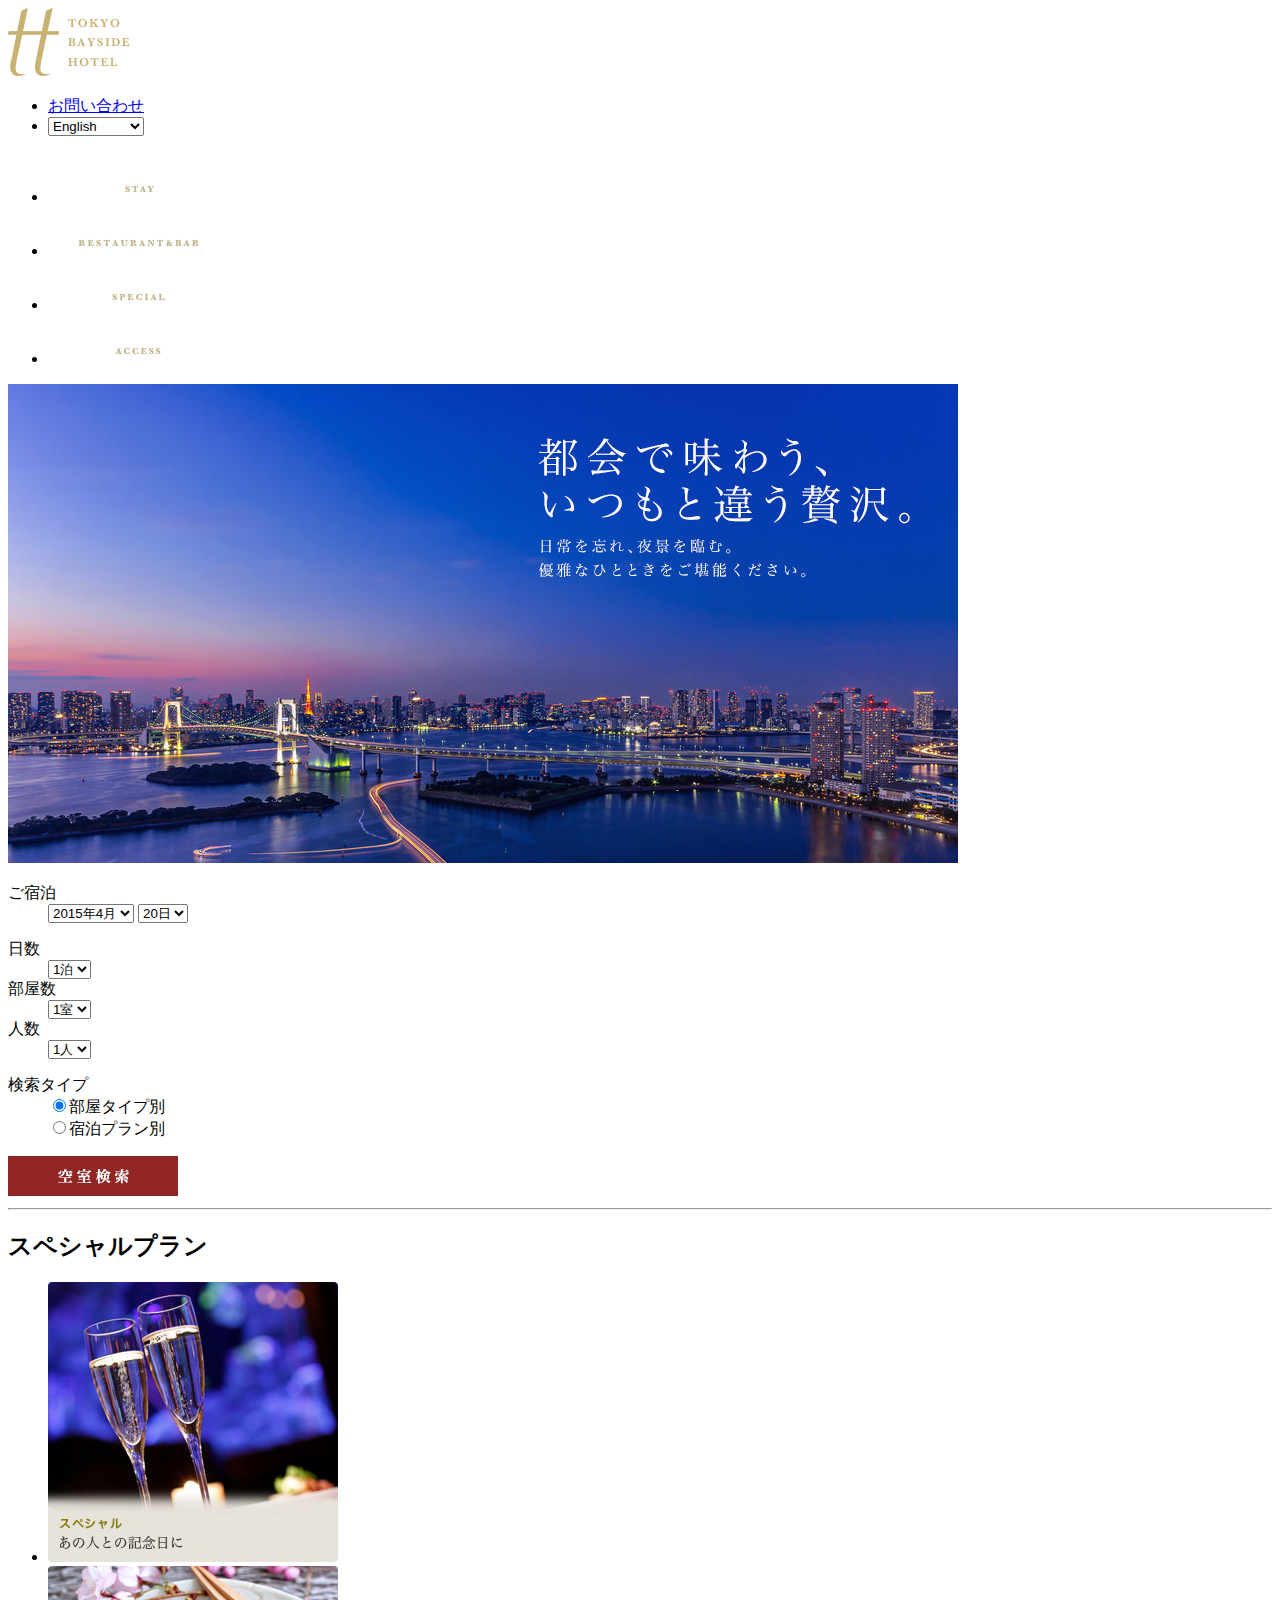
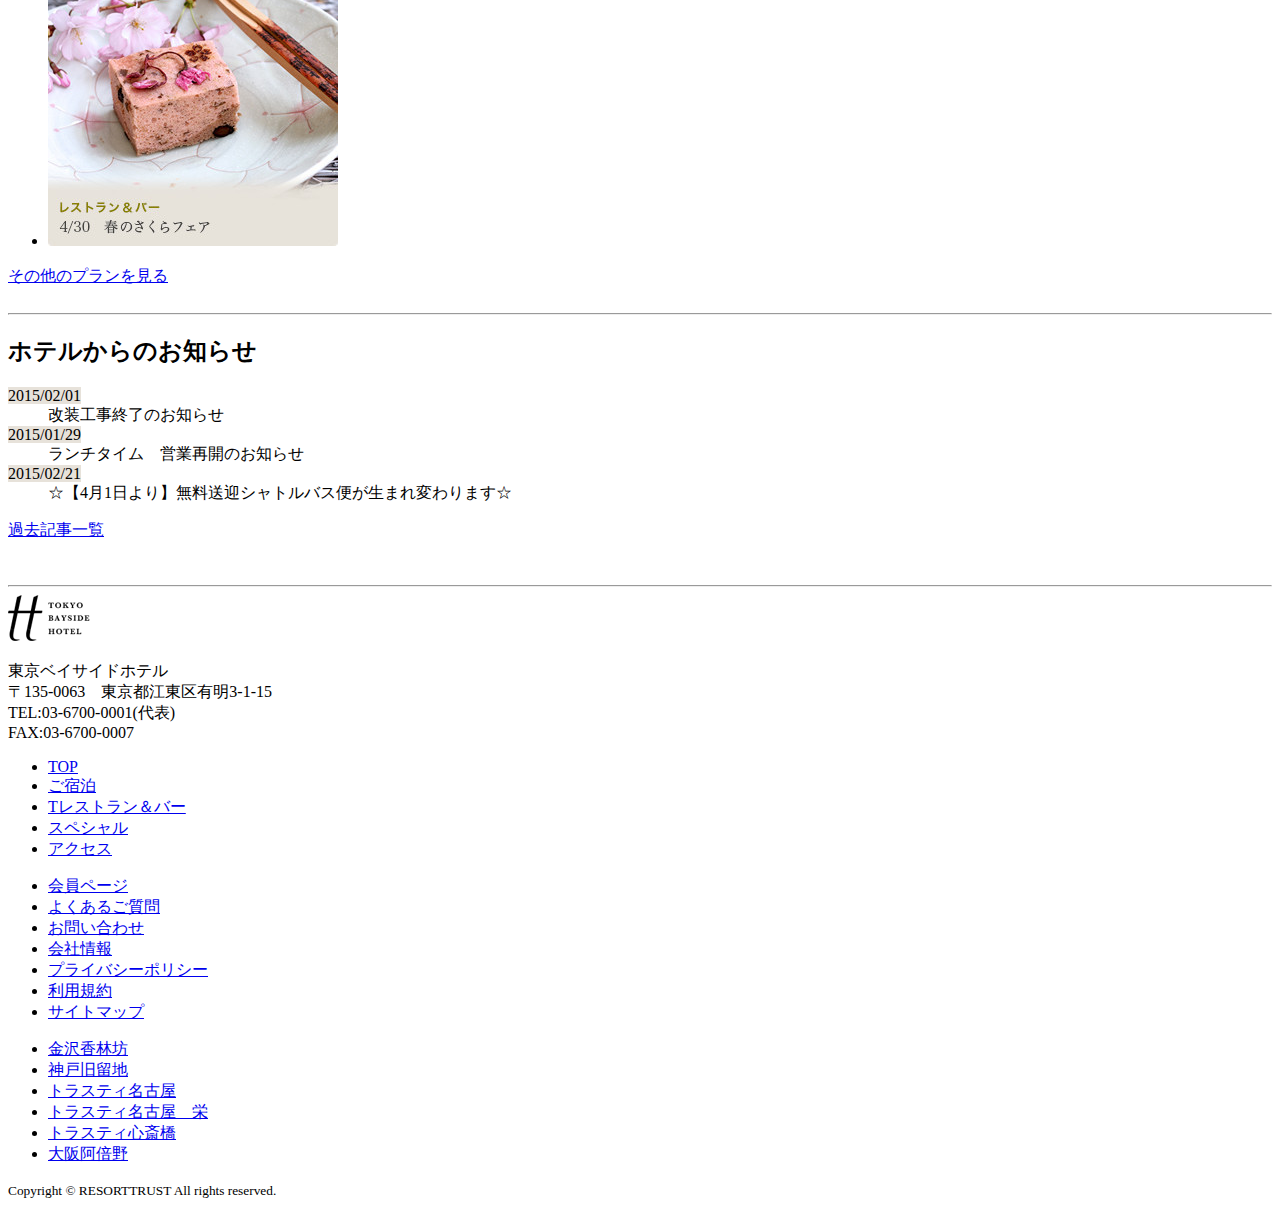
<file: index.html>
<!DOCTYPE html>
<html lang="ja">
<head>
	<meta charset="UTF-8">
	<title>hotel web 谷端</title>
</head>
<body>

	<header>
		<a href="index.html"><img src="img/logo.png" alt="logo"></a>
		<nav>
			<ul>
				<li><a href="#">お問い合わせ</a></li>
				<li>
				<a href="#">
				<select name="language" id="language">
					<option value="en">English</option>
					<option value="ch">中文(簡体字)</option>
					<option value="ch">中文(繁体字)</option>
					<option value="co">한국어</option>
					</select>
				</a></li>
			</ul><!-- subnav -->

			<ul>
				<li><a href="stay.html"><img src="img/stay.png" alt="stay"></a></li>
				<li><a href="#"><img src="img/restaurant.png" alt="restaurant"></a></li>
				<li><a href="#"><img src="img/special.png" alt="special"></a></li>
				<li><a href="#"><img src="img/access.png" alt="access"></a></li>
			</ul><!-- nav -->
		</nav>
	</header>

	<div>
		<img src="img/mainVisual.jpg" alt="mainVisual">
	</div><!-- mainVisual -->


	<form action="reserve.php"></form>
	<dl>
	<dt>ご宿泊</dt>
		<dd>
			<select name="ym" id="ym">
				<option value="201504">2015年4月</option>
				<option value="201505">2015年5月</option>
				<option value="201506">2015年6月</option>
			</select>

			<select name="yd" id="yd">
				<option value="20">20日</option>
				<option value="21">21日</option>
				<option value="22">22日</option>
				<option value="23">23日</option>
				<option value="24">24日</option>
				<option value="25">25日</option>
			</select>
		</dd>
	</dl>
	<dl>
		<dt>日数</dt>
		<dd>
			<select name="stays" id="stays">
				<option value="1">1泊</option>
				<option value="2">2泊</option>
				<option value="3">3泊</option>
				<option value="4">4泊</option>
				<option value="5">5泊</option>
			</select>
		</dd>

		<dt>部屋数</dt>
		<dd>
			<select name="rooms" id="rooms">
				<option value="1">1室</option>
				<option value="2">2室</option>
				<option value="3">3室</option>
				<option value="4">4室</option>
				<option value="5">5室</option>
			</select>
		</dd>

		<dt>人数</dt>
		<dd>
			<select name="persons" id="persons">
				<option value="1">1人</option>
				<option value="2">2人</option>
				<option value="3">3人</option>
				<option value="4">4人</option>
				<option value="5">5人</option>
			</select>
		</dd>
	</dl>

	<dl>
		<dt>検索タイプ</dt>
		<dd><input type="radio" name="room" value="type" checked="checked">部屋タイプ別</dd>
		<dd><input type="radio" name="room" value="plan">宿泊プラン別</dd>
	</dl>

		<a href="#"><img src="img/reservebtn.png" alt="btn"></a>



	<section>
		<hr>
		<h2>スペシャルプラン</h2>
		<ul>
			<li><a href="#"><img src="img/plan01.jpg" alt="special"></a></li>
			<li><a href="#"><img src="img/plan02.jpg" alt="fair"></a></li>
		</ul>
		<a href="#">その他のプランを見る</a>
	</section><!-- special -->

	<br>

	<section>
		<hr>
		<h2>ホテルからのお知らせ</h2>
		<dl>
			<dt><span style="background-color:#e7e2da;">2015/02/01</span></dt>
			<dd>改装工事終了のお知らせ</dd>
			<dt><span style="background-color:#e7e2da;">2015/01/29</span></dt>
			<dd>ランチタイム　営業再開のお知らせ</dd>
			<dt><span style="background-color:#e7e2da;">2015/02/21</span></dt>
			<dd>☆【4月1日より】無料送迎シャトルバス便が生まれ変わります☆</dd>
		</dl>
		<a href="#">過去記事一覧</a>
	</section><!-- news -->

	<br><br>


	<footer>
	<hr>
		<a href="index.html"><img src="img/footer_logo.png" alt="logo"></a>
		<p>東京ベイサイドホテル<br>
		〒135-0063　東京都江東区有明3-1-15<br>
		TEL:03-6700-0001(代表)<br>
		FAX:03-6700-0007</p>

		<ul>
			<li><a href="#">TOP</a></li>
			<li><a href="#">ご宿泊</a></li>
			<li><a href="#">Tレストラン＆バー</a></li>
			<li><a href="#">スペシャル</a></li>
			<li><a href="#">アクセス</a></li>
		</ul>

		<ul>
			<li><a href="#">会員ページ</a></li>
			<li><a href="#">よくあるご質問</a></li>
			<li><a href="#">お問い合わせ</a></li>
			<li><a href="#">会社情報</a></li>
			<li><a href="#">プライバシーポリシー</a></li>
			<li><a href="#">利用規約</a></li>
			<li><a href="#">サイトマップ</a></li>
		</ul>

		<ul>
			<li><a href="#">金沢香林坊</a></li>
			<li><a href="#">神戸旧留地</a></li>
			<li><a href="#">トラスティ名古屋</a></li>
			<li><a href="#">トラスティ名古屋　栄</a></li>
			<li><a href="#">トラスティ心斎橋</a></li>
			<li><a href="#">大阪阿倍野</a></li>
		</ul>

	<p><small>Copyright &copy; RESORTTRUST All rights reserved.</small></p>

	</footer>


</body>
</html>
</file>
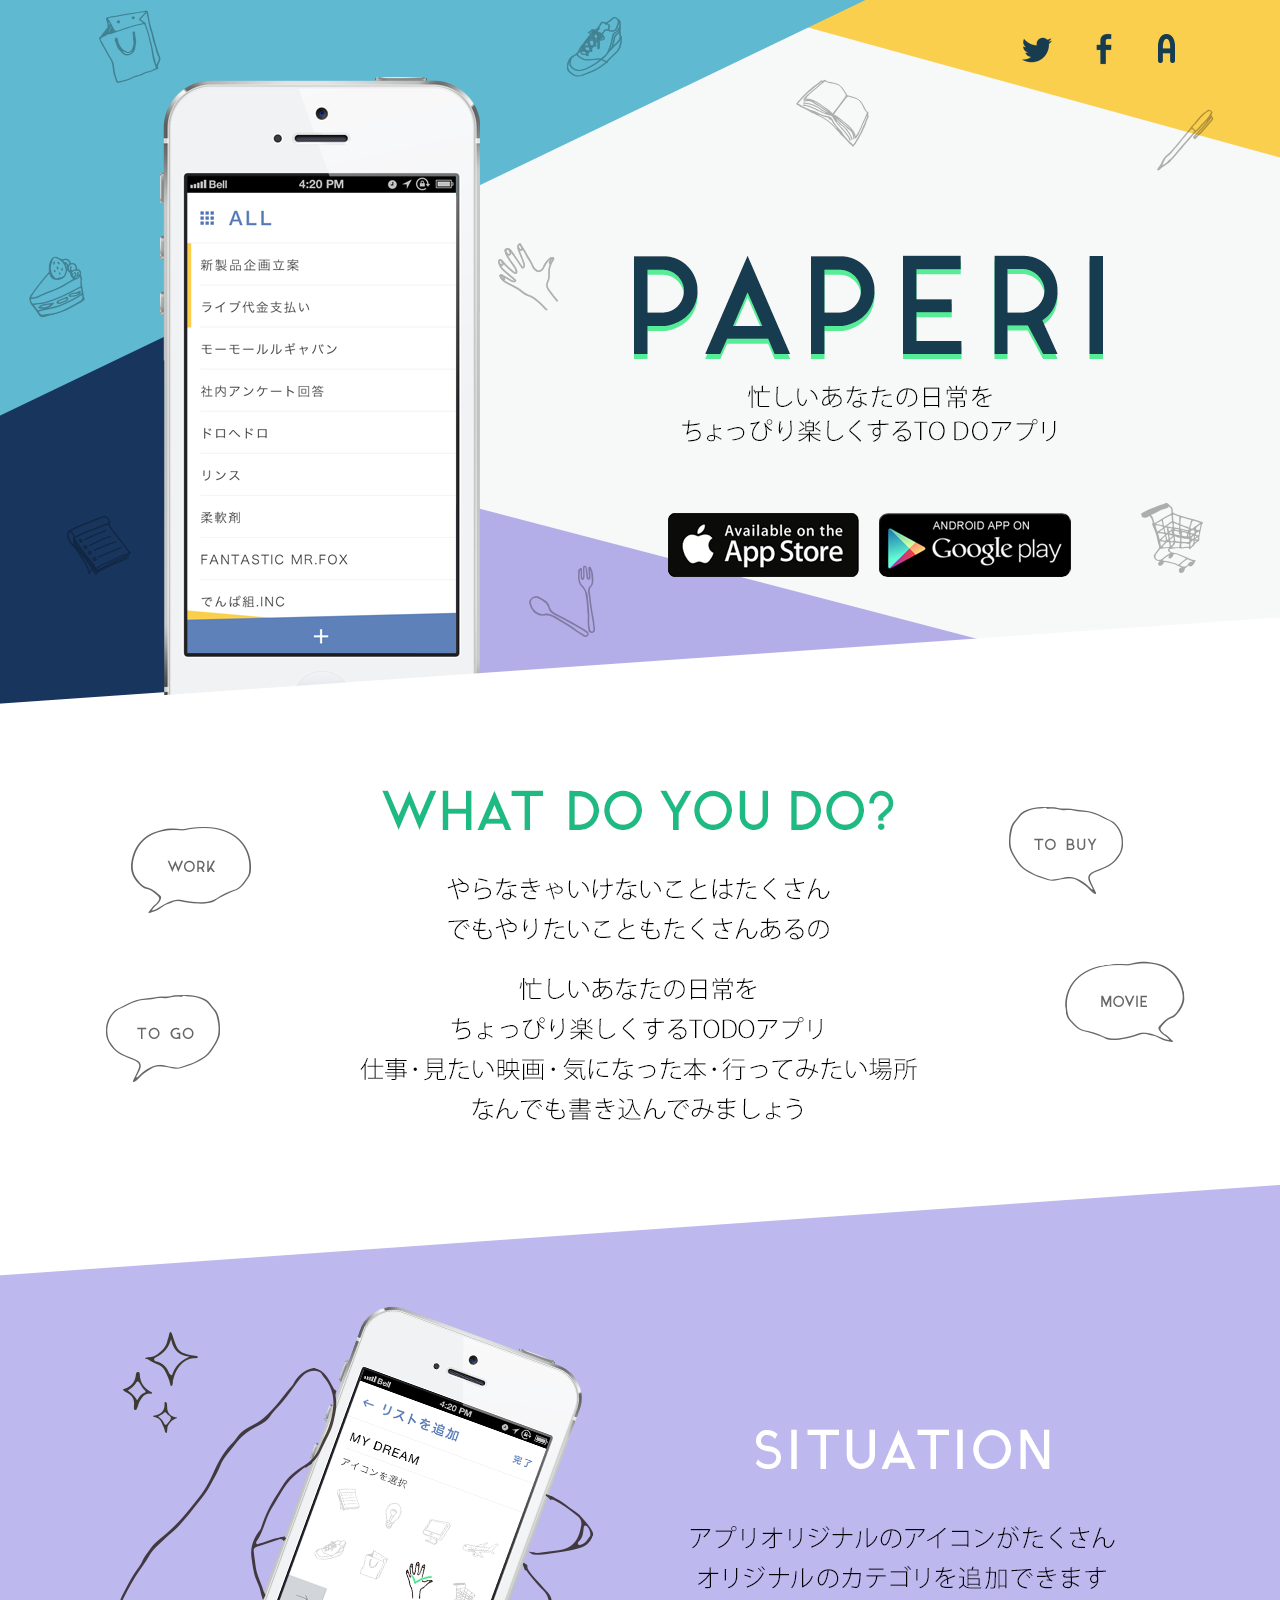
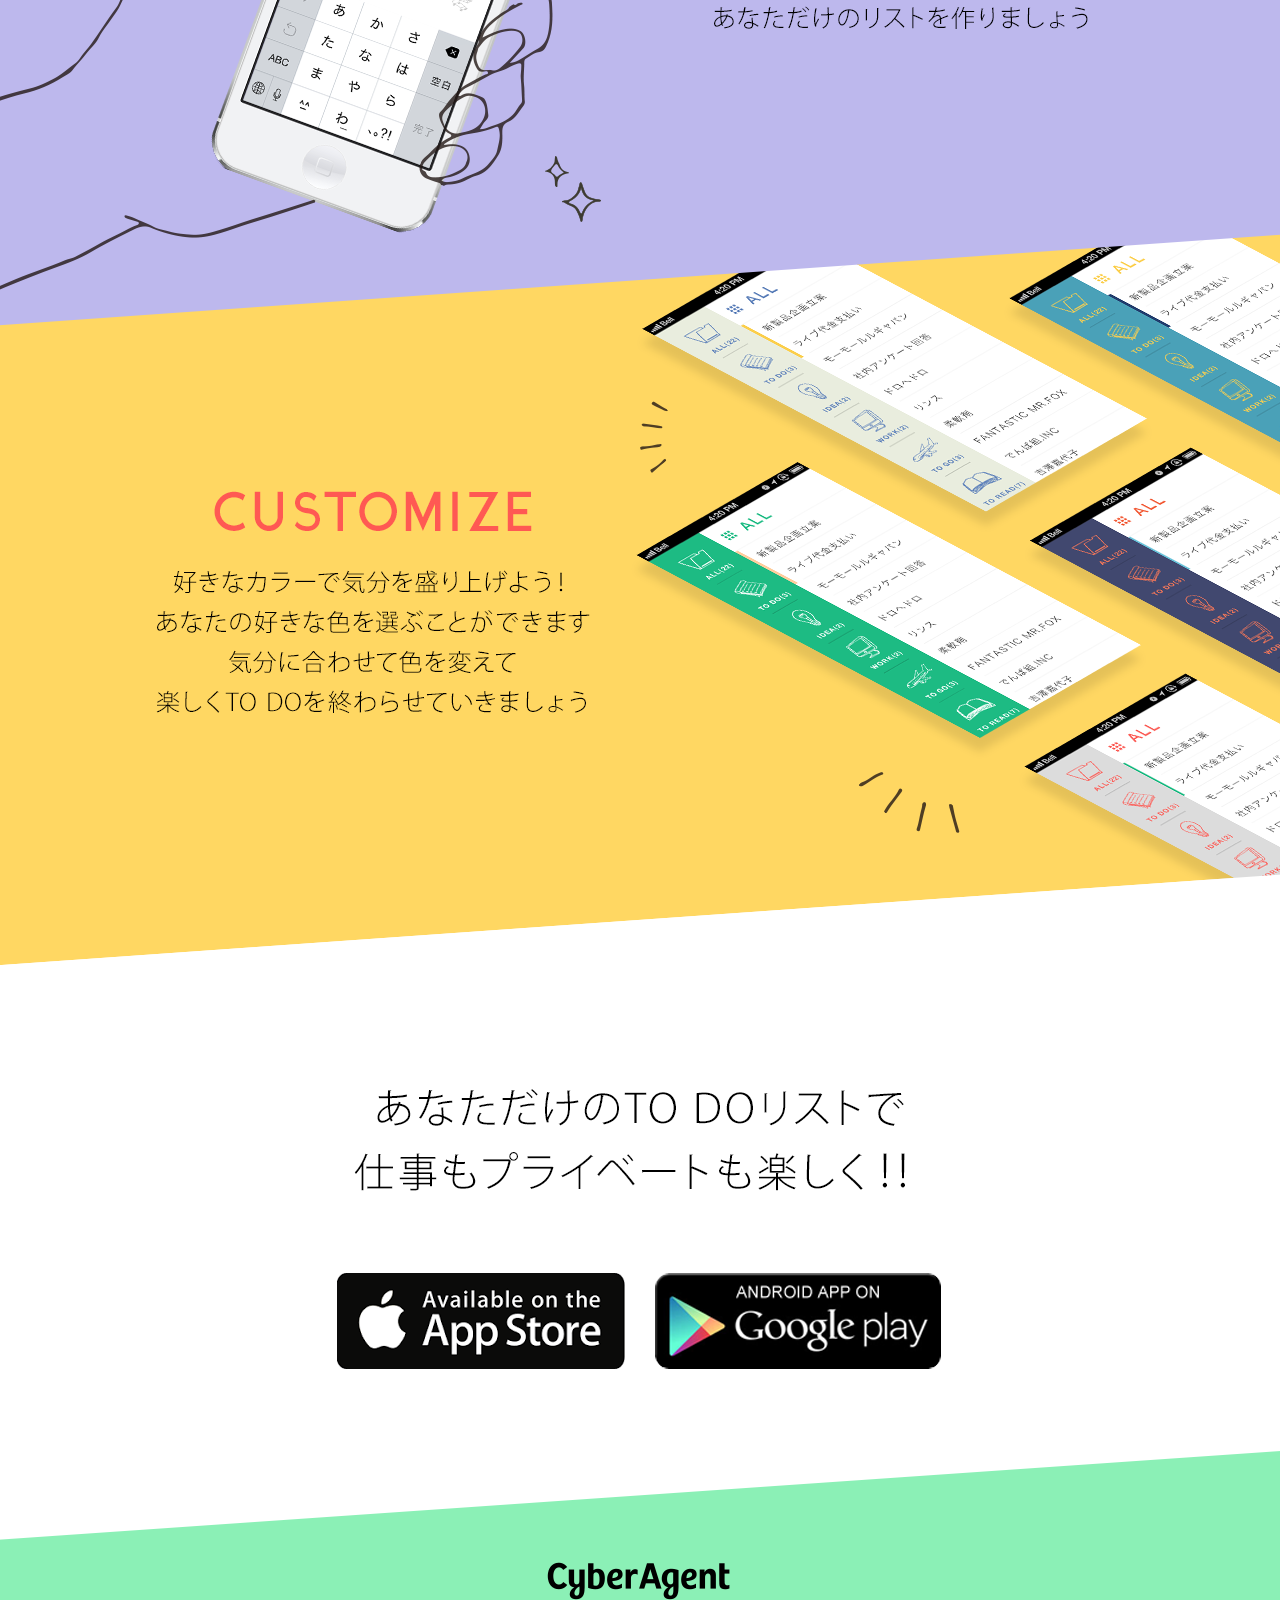
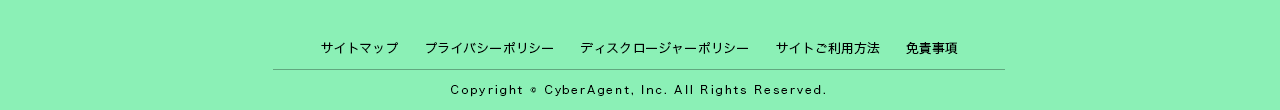
<file: ios_app/index.html>
<!DOCTYPE html>
<html lang="ja">
<head>
<meta charset="UTF-8">
<title>iOS App Design</title>
<link rel="stylesheet" href="css/reset.css">
<style>
.lp{
	width: 1280px; /*ここにLP画像の横幅をいれる*/
	margin: 0 auto;
}
</style>
</head>
<body>
<div class="lp">
	<img src="lp.png" alt="iOS App Design">
</div>
</body>
</html>
</file>
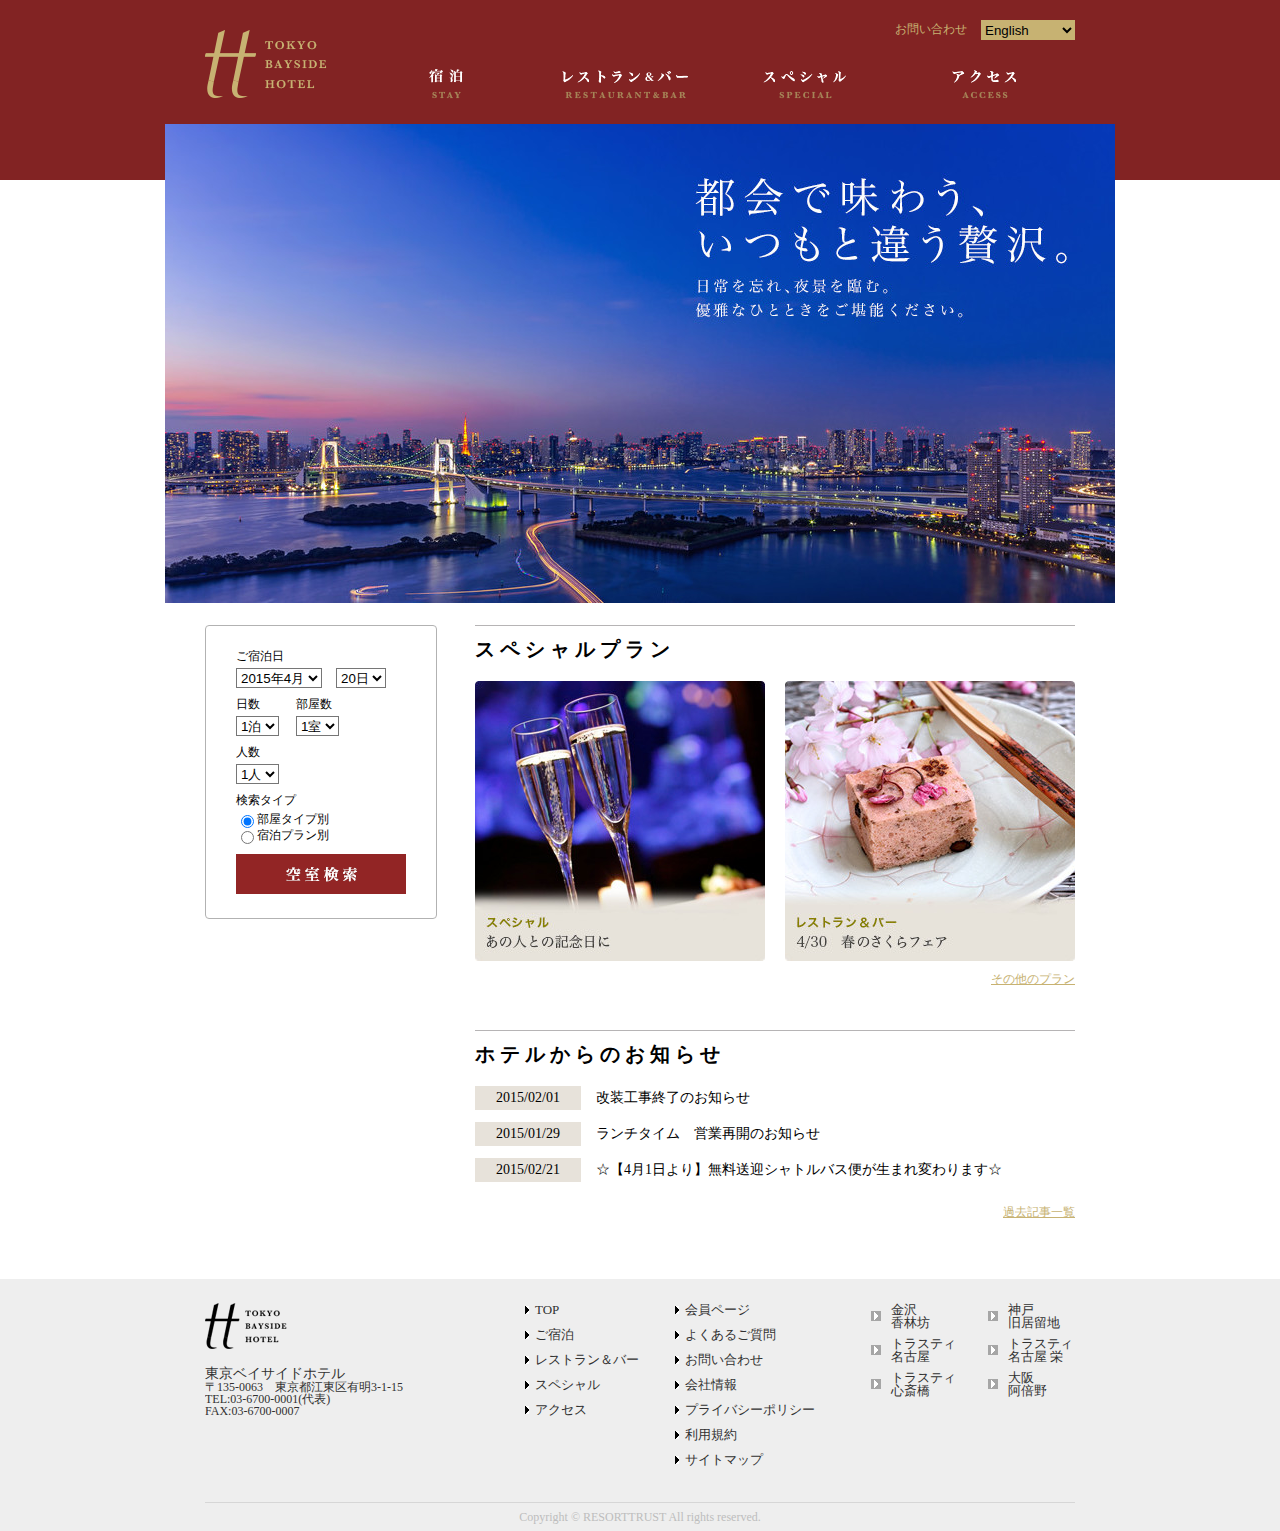
<file: tbh/index.html>
<!DOCTYPE html>
<html lang="ja">
<head>
	<title>hotel web 谷端</title>
	<meta charset="UTF-8">
	<link rel="stylesheet" href="css/reset.css">
	<link rel="stylesheet" href="css/index.css">
</head>
<body>

	<div class="header_wrapper">
		<header>
			<div class="inner">
				<h1>
				<a href="index.html"><img src="img/logo.png" alt="tokyo bayside hotel"></a>
				</h1>

				<div class="navigation">
					<ul class="subnav">
						<li><a href="#">お問い合わせ</a></li>
						<li>
							<select name="language" id="language">
								<option value="en">English</option>
								<option value="ch">中文(簡体字)</option>
								<option value="ch">中文(繁体字)</option>
								<option value="co">한국어</option>
							</select>
						</li>
					</ul><!-- subnav -->

					<nav>
						<ul>
							<li><a href="stay.html"><img src="img/stay.png" alt="stay"></a></li>
							<li><a href="#"><img src="img/restaurant.png" alt="restaurant"></a></li>
							<li><a href="#"><img src="img/special.png" alt="special"></a></li>
							<li><a href="#"><img src="img/access.png" alt="access"></a></li>
						</ul><!-- nav -->
					</nav>
				</div>
			</div><!-- inner -->
			</header>


		<div class="mainvisual">
			<img src="img/mainVisual.jpg" alt="都会で味わう、いつもと違う贅沢。">
		</div><!-- mainVisual -->
	</div>



	<div class="wrapper">
		<div class="form">
			<form action="reserve.php">
				<ul>
					<li class="month">
					<dl>
						<dt>ご宿泊日</dt>
						<dd>
							<select name="ym" id="ym">
								<option value="201504">2015年4月</option>
								<option value="201505">2015年5月</option>
								<option value="201506">2015年6月</option>
							</select>
						</dd>
					</dl>
					</li>
					<li class="days">
					<dl>
						<dt>　<!-- 日にち --></dt>
						<dd>
							<select name="yd" id="yd">
								<option value="20">20日</option>
								<option value="21">21日</option>
								<option value="22">22日</option>
								<option value="23">23日</option>
								<option value="24">24日</option>
								<option value="25">25日</option>
							</select>
						</dd>
					</dl>
					</li>
					<li class="stays">
						<dl>
							<dt>日数</dt>
							<dd>
								<select name="stays" id="stays">
									<option value="1">1泊</option>
									<option value="2">2泊</option>
									<option value="3">3泊</option>
									<option value="4">4泊</option>
									<option value="5">5泊</option>
								</select>
							</dd>
						</dl>
					</li>
					<li class="rooms">
						<dl>
							<dt>部屋数</dt>
							<dd>
								<select name="rooms" id="rooms">
									<option value="1">1室</option>
									<option value="2">2室</option>
									<option value="3">3室</option>
									<option value="4">4室</option>
									<option value="5">5室</option>
								</select>
							</dd>
						</dl>
					</li>
					<li class="persons">
						<dl>
							<dt>人数</dt>
							<dd>
								<select name="persons" id="persons">
									<option value="1">1人</option>
									<option value="2">2人</option>
									<option value="3">3人</option>
									<option value="4">4人</option>
									<option value="5">5人</option>
								</select>
							</dd>
						</dl>
					</li>
				</ul>

				<dl>
					<dt>検索タイプ</dt>
					<dd><input type="radio" name="room" value="type" checked="checked">部屋タイプ別</dd>
					<dd><input type="radio" name="room" value="plan">宿泊プラン別</dd>
				</dl>

				<a href="#"><img src="img/reservebtn.png" alt="btn"></a>
			</form>
		</div><!-- form -->


		<div class="contents">
			<section class="plan">
				<h2>スペシャルプラン</h2>
				<ul>
					<li><a href="#"><img src="img/plan01.jpg" alt="special"></a></li>
					<li><a href="#"><img src="img/plan02.jpg" alt="fair"></a></li>
				</ul>
				<p class="contents_link"><a href="#">その他のプラン</a></p>
			</section><!-- special -->

			<section class="news">
				<h2>ホテルからのお知らせ</h2>
				<dl>
					<dt>2015/02/01</dt>
					<dd>改装工事終了のお知らせ</dd>
					<dt>2015/01/29</dt>
					<dd>ランチタイム　営業再開のお知らせ</dd>
					<dt>2015/02/21</dt>
					<dd>☆【4月1日より】無料送迎シャトルバス便が生まれ変わります☆</dd>
				</dl>
				<p class="contents_link"><a href="#">過去記事一覧</a></p>
			</section><!-- news -->
		</div><!-- contents -->
	</div><!-- wrapper -->



	<footer>
		<div class="foot-inner">
			<div class="infomation">
				<h1>
					<a href="index.html"><img src="img/footer_logo.png" alt="tokyobaysidehotel"></a>
				</h1>
				<p class="title">東京ベイサイドホテル<p>
				<p>〒135-0063　東京都江東区有明3-1-15<br>
				TEL:03-6700-0001(代表)<br>
				FAX:03-6700-0007</p>
			</div>

		<div class="footer-nav">
			<ul class="footer-gnav">
				<li><a href="#">TOP</a></li>
				<li><a href="#">ご宿泊</a></li>
				<li><a href="#">レストラン＆バー</a></li>
				<li><a href="#">スペシャル</a></li>
				<li><a href="#">アクセス</a></li>
			</ul>
			<ul class="footer-subnav">
				<li><a href="#">会員ページ</a></li>
				<li><a href="#">よくあるご質問</a></li>
				<li><a href="#">お問い合わせ</a></li>
				<li><a href="#">会社情報</a></li>
				<li><a href="#">プライバシーポリシー</a></li>
				<li><a href="#">利用規約</a></li>
				<li><a href="#">サイトマップ</a></li>
			</ul>
		</div>

		<div class="other-link">
			<ul class="link-first">
				<li><a href="#">金沢<br>香林坊</a></li>
				<li><a href="#">トラスティ<br>名古屋</a></li>
				<li><a href="#">トラスティ<br>心斎橋</a></li>
			</ul>
			<ul class="link-last">
				<li><a href="#">神戸<br>旧居留地</a></li>
				<li><a href="#">トラスティ<br>名古屋 栄</a></li>
				<li><a href="#">大阪<br>阿倍野</a></li>
			</ul>
		</div>


		<p class="copyright"><small>Copyright &copy; RESORTTRUST All rights reserved.</small></p>

		</div><!-- foot-inner -->
	</footer>




</body>
</html>
</file>
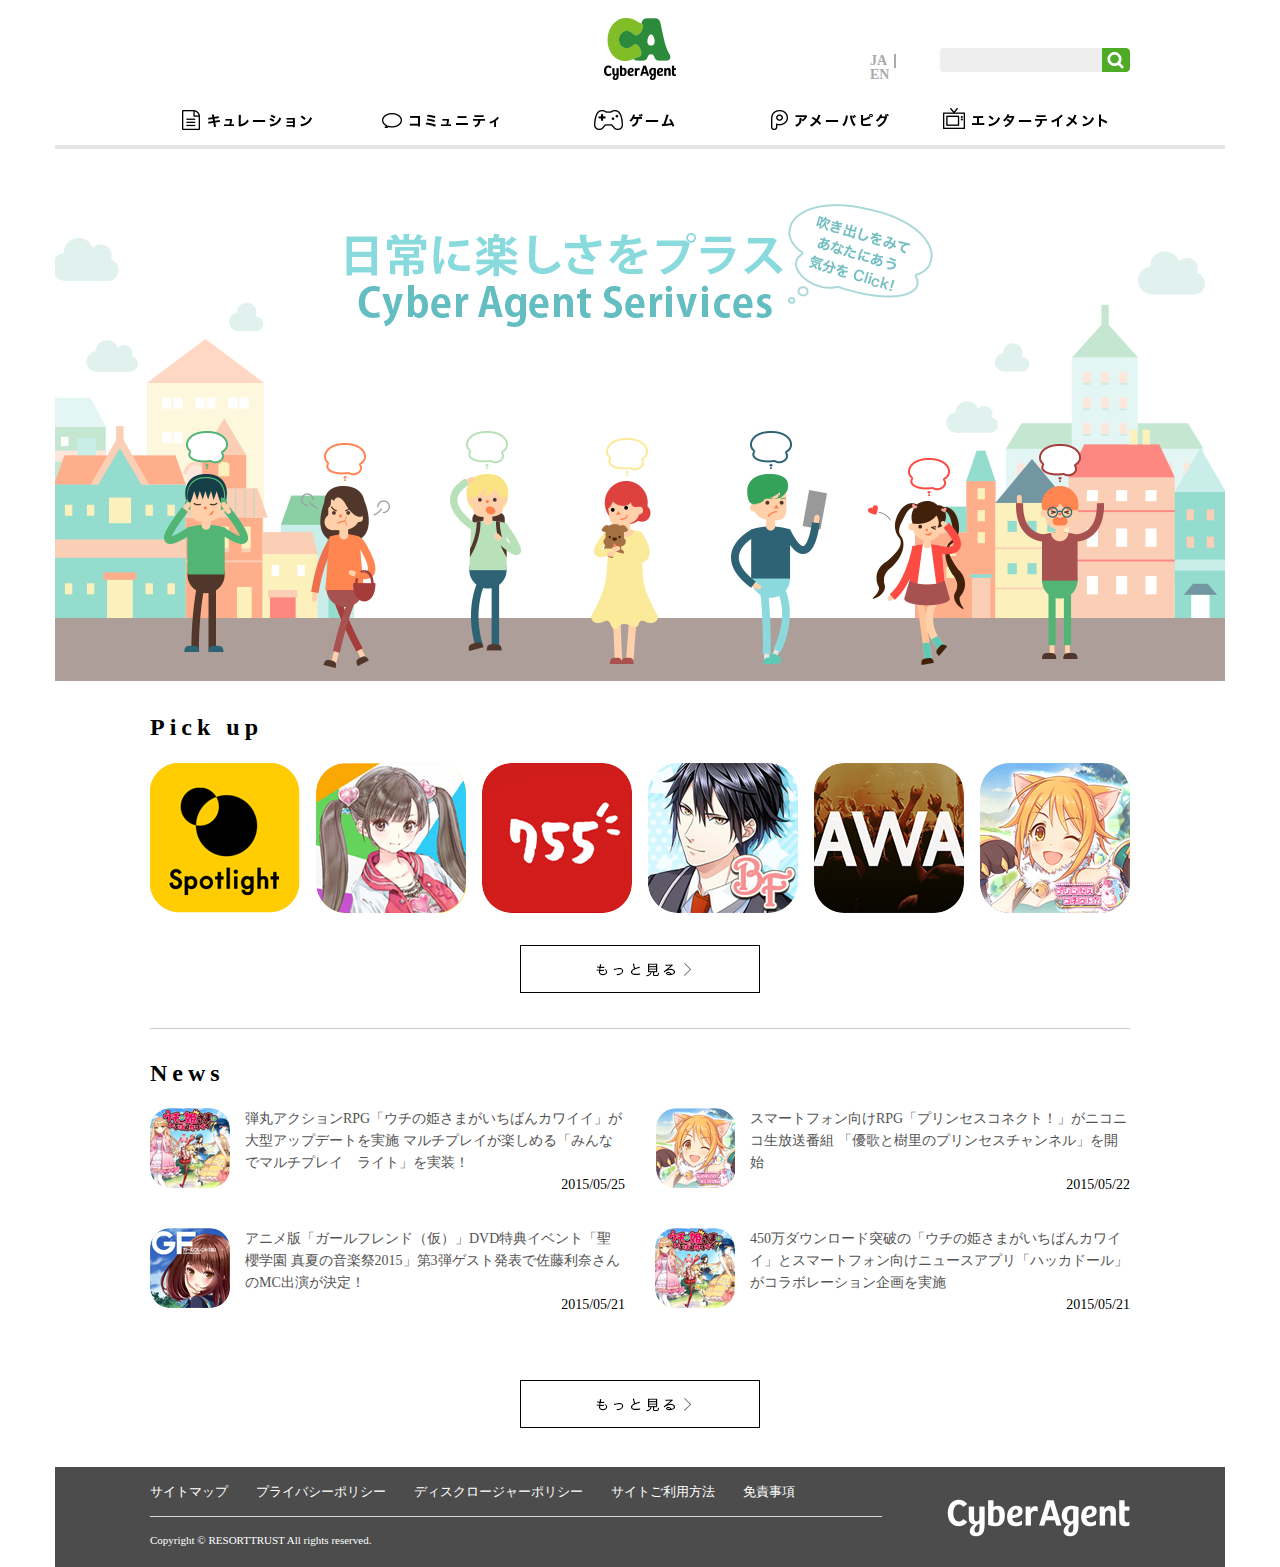
<file: ca_site/html/index.html>
<!DOCTYPE html>
<html lang="ja">
<head>
	<title>中間課題_谷端</title>
	<meta charset="UTF-8">
	<link rel="stylesheet" href="css/reset.css">
	<link rel="stylesheet" href="css/index.css">
</head>
<body>

	<div class="wrapper">
		<header>
			<div class="inner">
				<h1>
					<a href="https://www.cyberagent.co.jp"><img src="img/logo.png" alt="cyberagent"></a>
				</h1>

				<div class="subnav">
					<ul>
						<li><a href="https://www.cyberagent.co.jp">JA</a></li>
						<li><a href="https://www.cyberagent.co.jp/en">EN</a></li>
					</ul>

					<form class="searchform">
						<input class="keywords">
						<input type="image" src="img/search01.png" alt="検索" name="search01" id="search01"/>
					</form>
				</div><!-- subnav -->
			</div><!-- inner -->

			<nav>
				<ul>
					<li><a href="#"><img src="img/curation.png" alt="キュレーション"></a></li>
					<li><a href="#"><img src="img/community.png" alt="コミュニティ"></a></li>
					<li><a href="#"><img src="img/game.png" alt="ゲーム"></a></li>
					<li><a href="#"><img src="img/pigg.png" alt=ピグ></a></li>
					<li><a href="#"><img src="img/entertainment.png" alt=エンタメ></a></li>
				</ul>
			</nav><!-- nav -->
		</header>


		<div class="want">
			<a href="#" class="want_title"><img src="img/spotlight.png" alt="spotlight"></a>
			<ul>
				<li><a href="https://www.cyberagent.co.jp/service/detail/id=10478" class="want1"><img src="img/want_awa.png" alt="ノリたい"></a></li>
				<li><a href="https://www.cyberagent.co.jp/service/detail/id=8140" class="want2"><img src="img/want_detox.png" alt="愚痴をいいたい"></a></li>
				<li><a href="https://www.cyberagent.co.jp/service/detail/id=10012" class="want3"><img src="img/want_littlenoah.png" alt="冒険したい"></a></li>
				<li><a href="https://www.cyberagent.co.jp/service/detail/id=3843" class="want4"><img src="img/want_pet.png" alt="ペットを自慢したい"></a></li>
				<li><a href="https://www.cyberagent.co.jp/service/detail/id=8906" class="want5"><img src="img/want_spot.png" alt="流行を知りたい"></a></li>
				<li><a href="https://www.cyberagent.co.jp/service/detail/id=10098" class="want6"><img src="img/want_school.png" alt="女の子にいやされたい"></a></li>
				<li><a href="https://www.cyberagent.co.jp/service/detail/id=3858" class="want7"><img src="img/want_gf.png" alt="モテたい"></a></li>
			</ul>
		</div><!-- ○○したい！ -->


		<div class="contents_wrapper">
			<div class="pickup">
				<h2>Pick up</h2>
				<div class="link">
					<ul>
						<li><a href="https://www.cyberagent.co.jp/service/detail/id=8906" class="link1"><img src="img/spotlight.png" alt="spotlight"></a></li>
						<li><a href="https://www.cyberagent.co.jp/service/detail/id=10098" class="link2"><img src="img/school.png" alt="スクールファンファーレ"></a></li>
						<li><a href="https://www.cyberagent.co.jp/service/detail/id=9300" class="link3"><img src="img/755.png" alt="755"></a></li>
						<li><a href="https://www.cyberagent.co.jp/service/detail/id=8124" class="link4"><img src="img/bf.png" alt="BF"></a></li>
						<li><a href="https://www.cyberagent.co.jp/service/detail/id=10478" class="link5"><img src="img/awa.png" alt="awa"></a></li>
						<li><a href="https://www.cyberagent.co.jp/service/detail/id=9505" class="link6"><img src="img/pricone.png" alt="プリンセスコネクト"></a></li>
					</ul>

				<div class="more_btn">
					<a href="#"><img src="img/more.png" alt="もっと見る"></a>
				</div><!-- もっとみるボタン -->
			</div><!-- アプリたち -->
		</div><!-- pick up -->

		<hr>

			<section class="news">
				<h2>News</h2>
				<ul>
					<li class="news_left">
						<div class="newsimg"><img src="img/uchi_hime.png" alt="ウチ姫"></div>
						<div class="newstext">
							<p><a href="#">弾丸アクションRPG「ウチの姫さまがいちばんカワイイ」が大型アップデートを実施 マルチプレイが楽しめる「みんなでマルチプレイ　ライト」を実装！</a></p>
							<p class="date">2015/05/25</p>
						</div>
					</li>

					<li class="news_right">
						<div class="newsimg"><img src="img/pri_cone.png" alt="プリコネ"></div>
						<div  class="newstext">
							<p><a href="#">スマートフォン向けRPG「プリンセスコネクト！」がニコニコ生放送番組 「優歌と樹里のプリンセスチャンネル」を開始</a></p>
							<p class="date">2015/05/22</p>
						</div>
					</li>
				</ul>

				<ul>
					<li class="news_left">
						<div class="newsimg"><img src="img/gf.png" alt="gf"></div>
						<div  class="newstext">
							<p><a href="#">アニメ版「ガールフレンド（仮）」DVD特典イベント「聖櫻学園  真夏の音楽祭2015」第3弾ゲスト発表で佐藤利奈さんのMC出演が決定！</a></p>
							<p class="date">2015/05/21</p>
						</div>
					</li>

					<li class="news_right">
						<div class="newsimg"><img src="img/uchi_hime.png" alt="ウチ姫"></div>
						<div  class="newstext">
							<p><a href="#">450万ダウンロード突破の「ウチの姫さまがいちばんカワイイ」とスマートフォン向けニュースアプリ「ハッカドール」がコラボレーション企画を実施</a></p>
							<p class="date">2015/05/21</p>
						</div>
					</li>
				</ul>


				<div class="more_btn">
					<a href="#"><img src="img/more.png" alt="もっと見る"></a>
				</div>
			</section><!-- news -->
		</div><!-- contents -->



		<footer>
			<div class="footerinner">
				<div class="footer_nav">
					<ul>
						<li><a href="#">サイトマップ</a></li>
						<li><a href="#">プライバシーポリシー</a></li>
						<li><a href="#">ディスクロージャーポリシー</a></li>
						<li><a href="#">サイトご利用方法</a></li>
						<li><a href="#">免責事項</a></li>
					</ul>
					<p class="copyright"><small>Copyright &copy; RESORTTRUST All rights reserved.</small></p>
				</div><!-- footernav -->
				<p class="footer-logo">
				<a href="https://www.cyberagent.co.jp"><img src="img/footer_logo.png" alt="cyberagent"></a></p>
			</div><!-- footerinner -->
		</footer>

	</div>


</body>
</html>
</file>
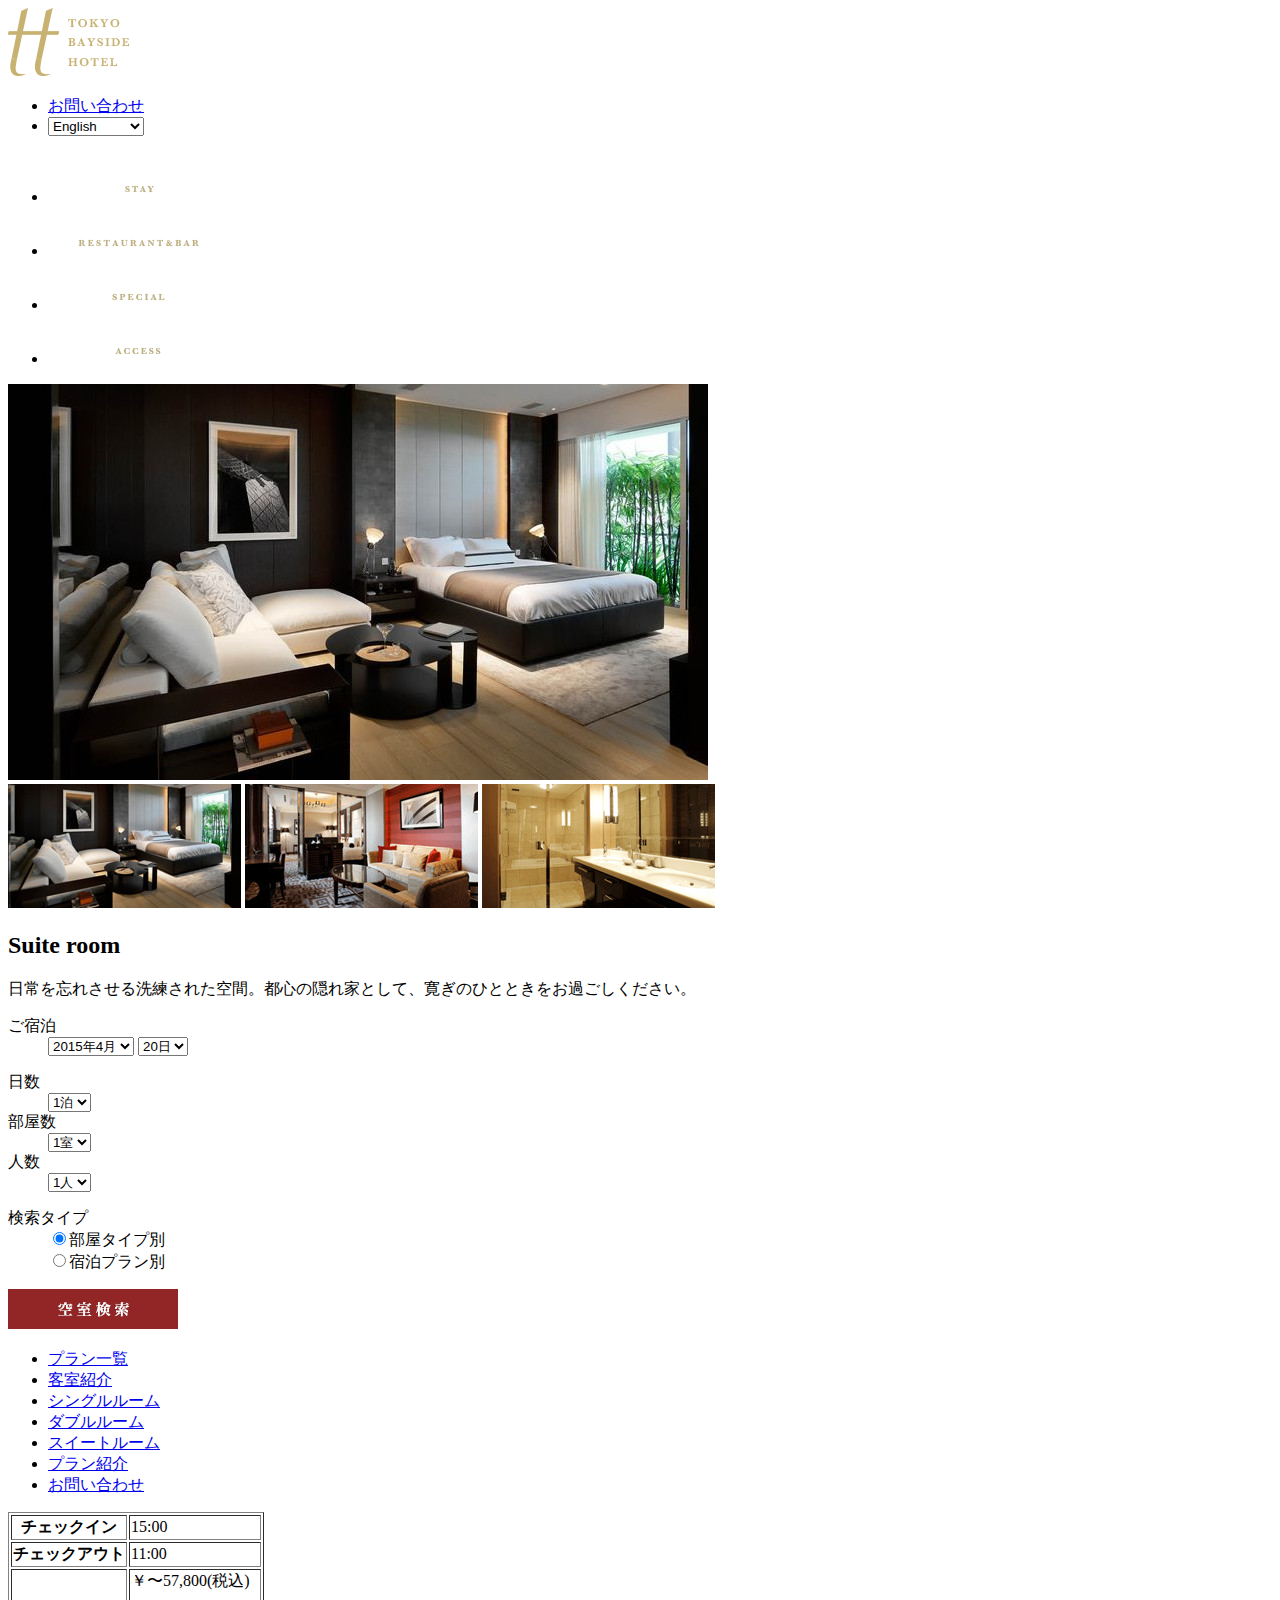
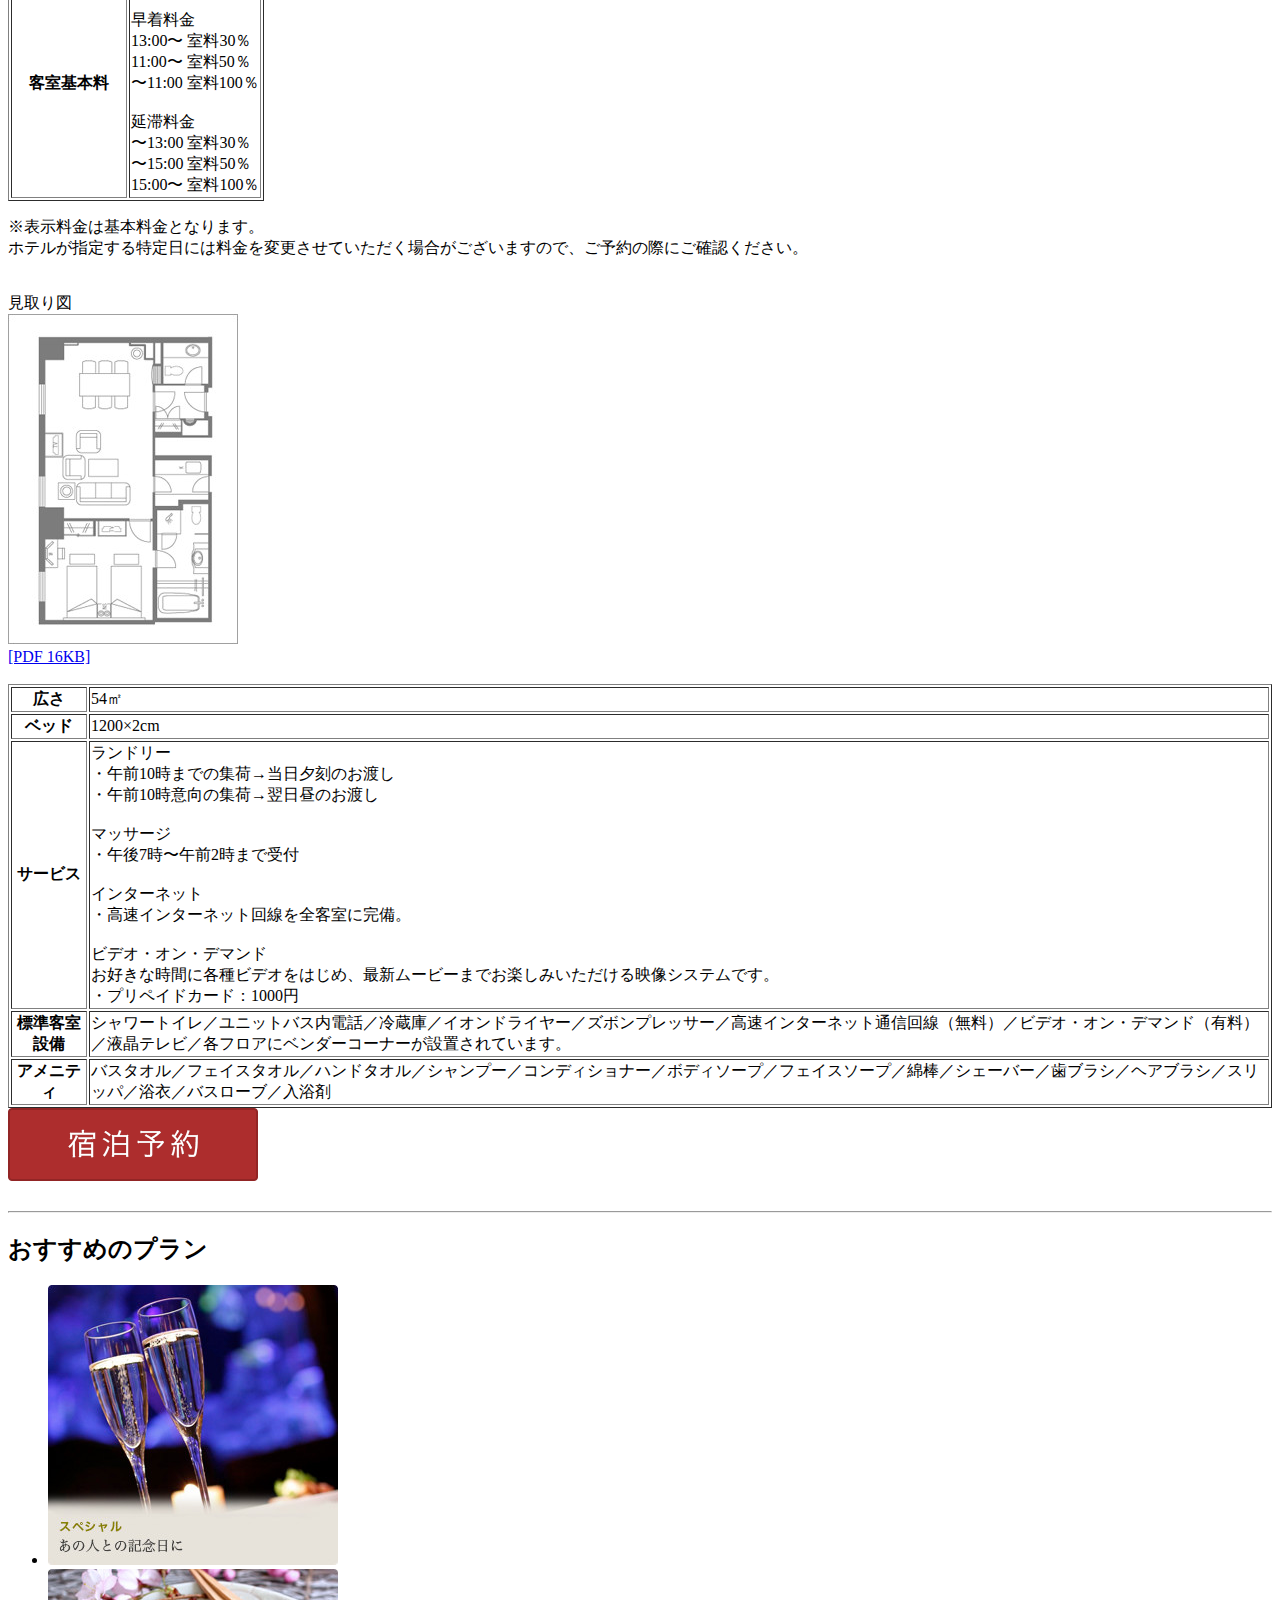
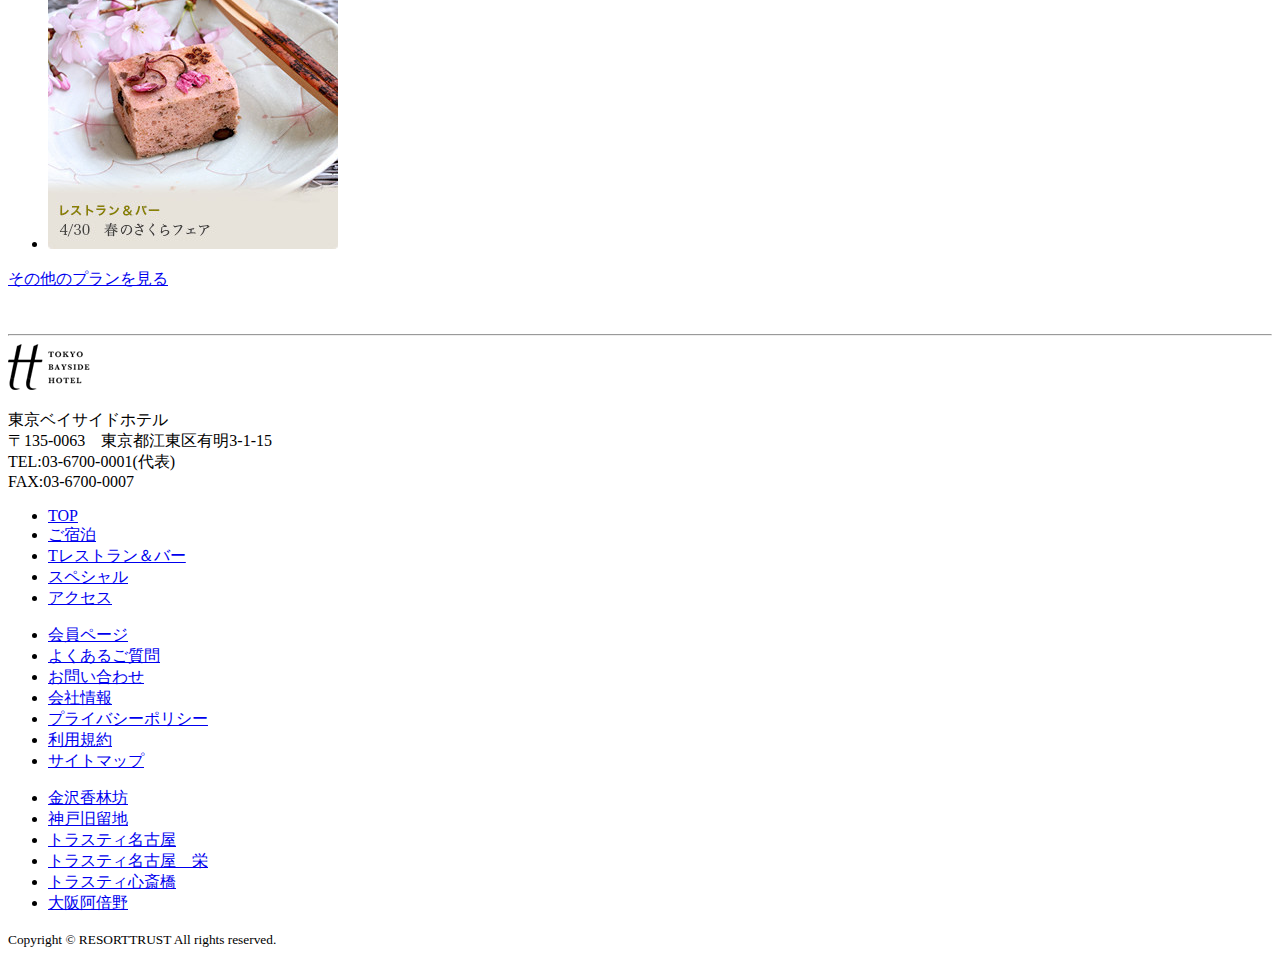
<file: stay.html>
<!DOCTYPE html>
<html lang="en">
<head>
	<meta charset="UTF-8">
	<title>hotel web 谷端</title>
</head>
<body>

	<header>
		<a href="index.html"><img src="img/logo.png" alt="logo"></a>
		<nav>
			<ul>
				<li><a href="#">お問い合わせ</a></li>
				<li>
				<a href="#">
				<select name="language" id="language">
					<option value="en">English</option>
					<option value="ch">中文(簡体字)</option>
					<option value="ch">中文(繁体字)</option>
					<option value="co">한국어</option>
					</select>
				</a></li>
			</ul><!-- subnav -->

			<ul>
				<li><a href="stay.html"><img src="img/stay.png" alt="stay"></a></li>
				<li><a href="#"><img src="img/restaurant.png" alt="restaurant"></a></li>
				<li><a href="#"><img src="img/special.png" alt="special"></a></li>
				<li><a href="#"><img src="img/access.png" alt="access"></a></li>
			</ul><!-- nav -->
		</nav>
	</header>

	<!-- ↓部屋内容 -->
	<div>
		<img src="img/roomVisual.jpg" alt="mainVisual">
		<br>
		<img src="img/roomVisual01.jpg" alt="sub01">
		<img src="img/roomVisual02.jpg" alt="sub02">
		<img src="img/roomVisual03.jpg" alt="sub03">
	</div><!-- roomVisual -->

	<section>
		<h2>Suite room</h2>
		<p>日常を忘れさせる洗練された空間。都心の隠れ家として、寛ぎのひとときをお過ごしください。</p>
	</section><!-- title -->


		<form action="reserve.php"></form>
		<dl>
		<dt>ご宿泊</dt>
			<dd>
				<select name="ym" id="ym">
					<option value="201504">2015年4月</option>
					<option value="201505">2015年5月</option>
					<option value="201506">2015年6月</option>
				</select>

				<select name="yd" id="yd">
					<option value="20">20日</option>
					<option value="21">21日</option>
					<option value="22">22日</option>
					<option value="23">23日</option>
					<option value="24">24日</option>
					<option value="25">25日</option>
				</select>
			</dd>
		</dl>
		<dl>
			<dt>日数</dt>
			<dd>
				<select name="stays" id="stays">
					<option value="1">1泊</option>
					<option value="2">2泊</option>
					<option value="3">3泊</option>
					<option value="4">4泊</option>
					<option value="5">5泊</option>
				</select>
			</dd>

			<dt>部屋数</dt>
			<dd>
				<select name="rooms" id="rooms">
					<option value="1">1室</option>
					<option value="2">2室</option>
					<option value="3">3室</option>
					<option value="4">4室</option>
					<option value="5">5室</option>
				</select>
			</dd>

			<dt>人数</dt>
			<dd>
				<select name="persons" id="persons">
					<option value="1">1人</option>
					<option value="2">2人</option>
					<option value="3">3人</option>
					<option value="4">4人</option>
					<option value="5">5人</option>
				</select>
			</dd>
		</dl>

		<dl>
			<dt>検索タイプ</dt>
			<dd><input type="radio" name="room" value="type" checked="checked">部屋タイプ別</dd>
			<dd><input type="radio" name="room" value="plan">宿泊プラン別</dd>
		</dl>

			<a href="#"><img src="img/reservebtn.png" alt="btn"></a>
	<!-- stay -->

	<ul>
		<li><a href="#">プラン一覧</a></li>
		<li><a href="#">客室紹介</a></li>
		<li><a href="#">シングルルーム</a></li>
		<li><a href="#">ダブルルーム</a></li>
		<li><a href="stay.html">スイートルーム</a></li>
		<li><a href="#">プラン紹介</a></li>
		<li><a href="#">お問い合わせ</a></li>
	</ul>
	<!-- link -->

	<table border="1">
		<tr>
			<th>チェックイン</th>
			<td>15:00</td>
		</tr>
		<tr>
			<th>チェックアウト</th>
			<td>11:00</td>
		</tr>
		<tr>
			<th>客室基本料</th>
			<td>￥〜57,800(税込)<br><br>
					早着料金<br>
					13:00〜 室料30％<br>
					11:00〜 室料50％<br>
					〜11:00 室料100％<br><br>
					延滞料金<br>
					〜13:00 室料30％<br>
					〜15:00 室料50％<br>
					15:00〜 室料100％<br>
			</td>
		</tr>
	</table>
	<p>※表示料金は基本料金となります。<br>
	ホテルが指定する特定日には料金を変更させていただく場合がございますので、ご予約の際にご確認ください。</p>
	<!-- 客室基本事項-->
<br>

	<div>
		見取り図<br>
		<img src="img/sketch.jpg" alt="sketch"><br>
		<a href="#">[PDF 16KB]</a>
	</div>
	<br>


	<table border="1">
		<tr>
			<th>広さ</th>
			<td>54㎡</td>
		</tr>
		<tr>
			<th>ベッド</th>
			<td>1200×2cm</td>
		</tr>
		<tr>
			<th>サービス</th>
			<td>ランドリー<br>
					・午前10時までの集荷→当日夕刻のお渡し<br>
					・午前10時意向の集荷→翌日昼のお渡し<br>
<br>
					マッサージ<br>
					・午後7時〜午前2時まで受付<br>
<br>
					インターネット<br>
					・高速インターネット回線を全客室に完備。<br>
<br>
					ビデオ・オン・デマンド<br>
					お好きな時間に各種ビデオをはじめ、最新ムービーまでお楽しみいただける映像システムです。<br>
					・プリペイドカード：1000円
			</td>
		</tr>
		<tr>
			<th>標準客室設備</th>
			<td>シャワートイレ／ユニットバス内電話／冷蔵庫／イオンドライヤー／ズボンプレッサー／高速インターネット通信回線（無料）／ビデオ・オン・デマンド（有料）／液晶テレビ／各フロアにベンダーコーナーが設置されています。</td>
		</tr>
	<tr>
		<th>アメニティ</th>
		<td>バスタオル／フェイスタオル／ハンドタオル／シャンプー／コンディショナー／ボディソープ／フェイスソープ／綿棒／シェーバー／歯ブラシ／ヘアブラシ／スリッパ／浴衣／バスローブ／入浴剤</td>
	</tr>
	</table>
	<!-- 客室設備 -->

	<div>
		<a href="#"><img src="img/btn.png" alt="宿泊予約"></a>
	</div>
	<!-- 予約ボタン --><br>

	<section>
		<hr>
		<h2>おすすめのプラン</h2>
		<ul>
			<li><a href="#"><img src="img/plan01.jpg" alt="special"></a></li>
			<li><a href="#"><img src="img/plan02.jpg" alt="fair"></a></li>
		</ul>
		<a href="#">その他のプランを見る</a>
	</section><!-- special -->

	<br><br>


	<footer>
	<hr>
		<a href="index.html"><img src="img/footer_logo.png" alt="logo"></a>
		<p>東京ベイサイドホテル<br>
		〒135-0063　東京都江東区有明3-1-15<br>
		TEL:03-6700-0001(代表)<br>
		FAX:03-6700-0007</p>

		<ul>
			<li><a href="#">TOP</a></li>
			<li><a href="#">ご宿泊</a></li>
			<li><a href="#">Tレストラン＆バー</a></li>
			<li><a href="#">スペシャル</a></li>
			<li><a href="#">アクセス</a></li>
		</ul>

		<ul>
			<li><a href="#">会員ページ</a></li>
			<li><a href="#">よくあるご質問</a></li>
			<li><a href="#">お問い合わせ</a></li>
			<li><a href="#">会社情報</a></li>
			<li><a href="#">プライバシーポリシー</a></li>
			<li><a href="#">利用規約</a></li>
			<li><a href="#">サイトマップ</a></li>
		</ul>

		<ul>
			<li><a href="#">金沢香林坊</a></li>
			<li><a href="#">神戸旧留地</a></li>
			<li><a href="#">トラスティ名古屋</a></li>
			<li><a href="#">トラスティ名古屋　栄</a></li>
			<li><a href="#">トラスティ心斎橋</a></li>
			<li><a href="#">大阪阿倍野</a></li>
		</ul>

	<p><small>Copyright &copy; RESORTTRUST All rights reserved.</small></p>

	</footer>


</body>
</html>
</file>
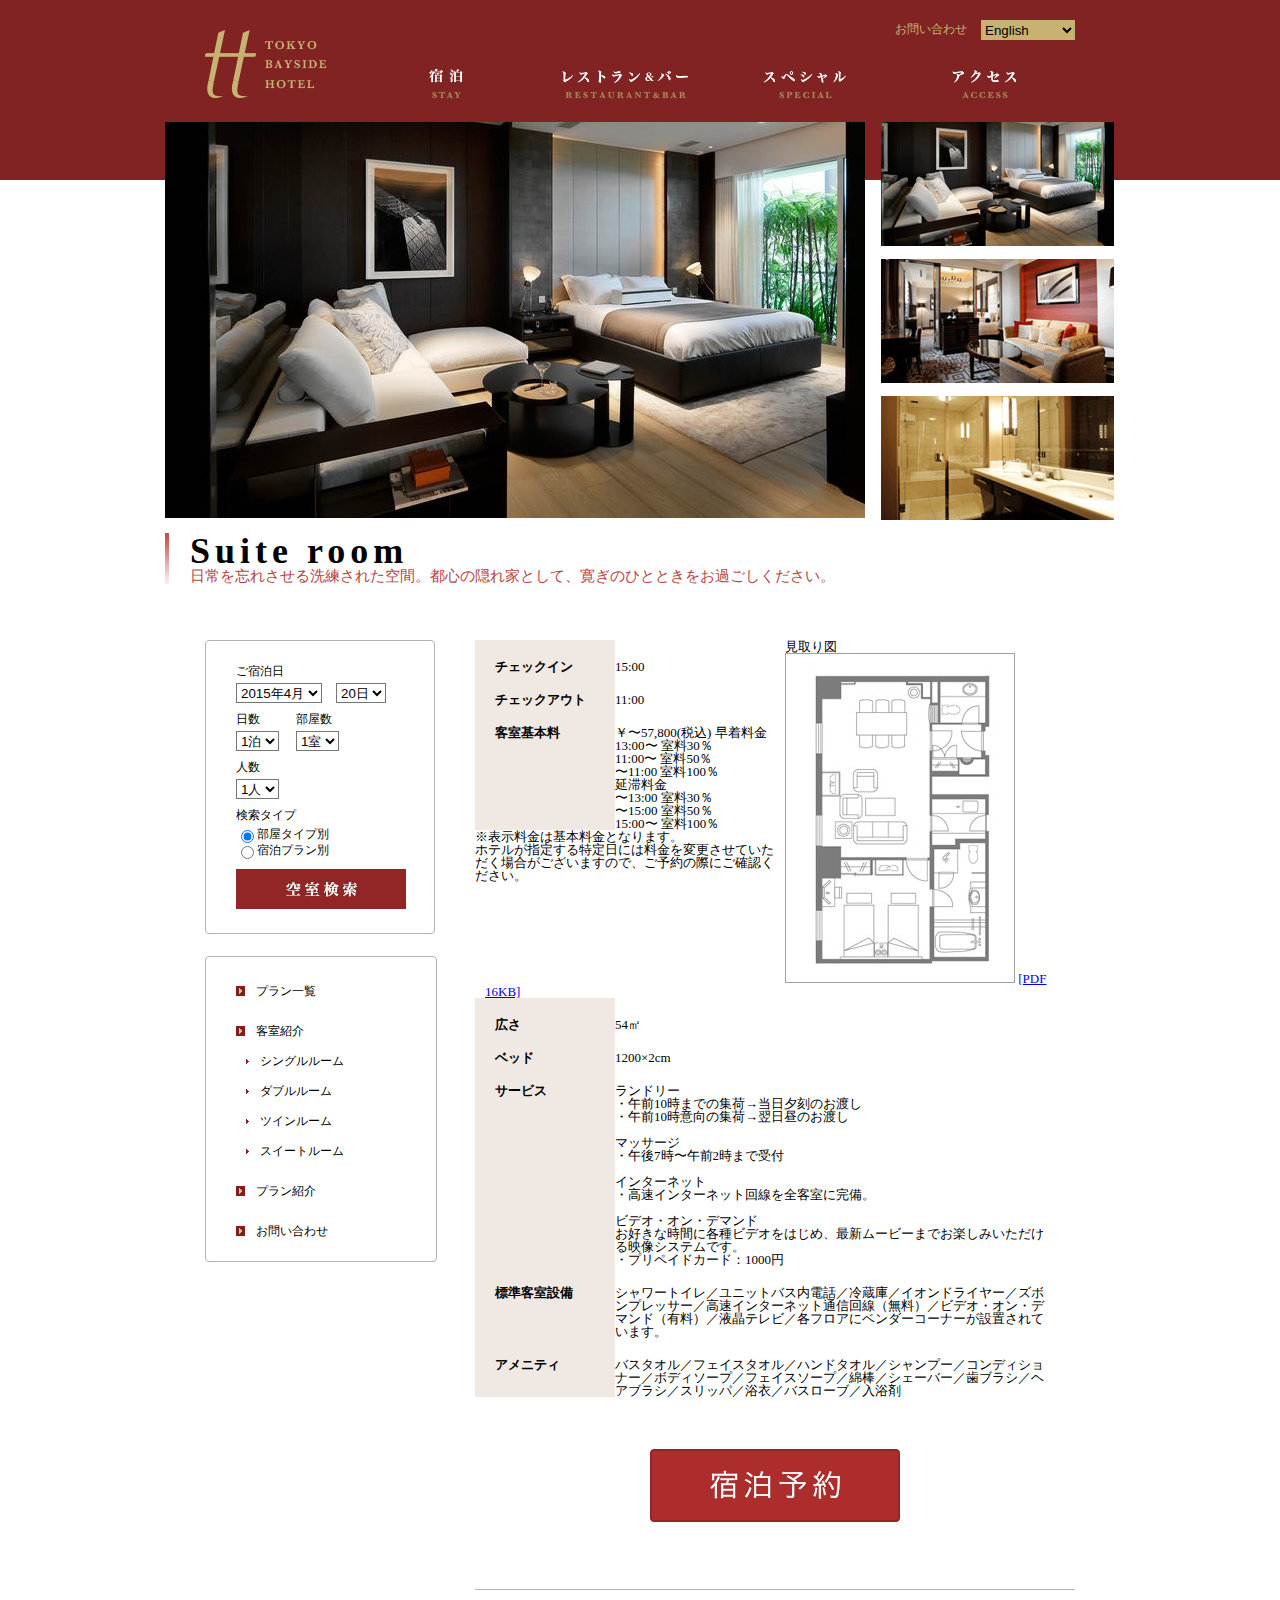
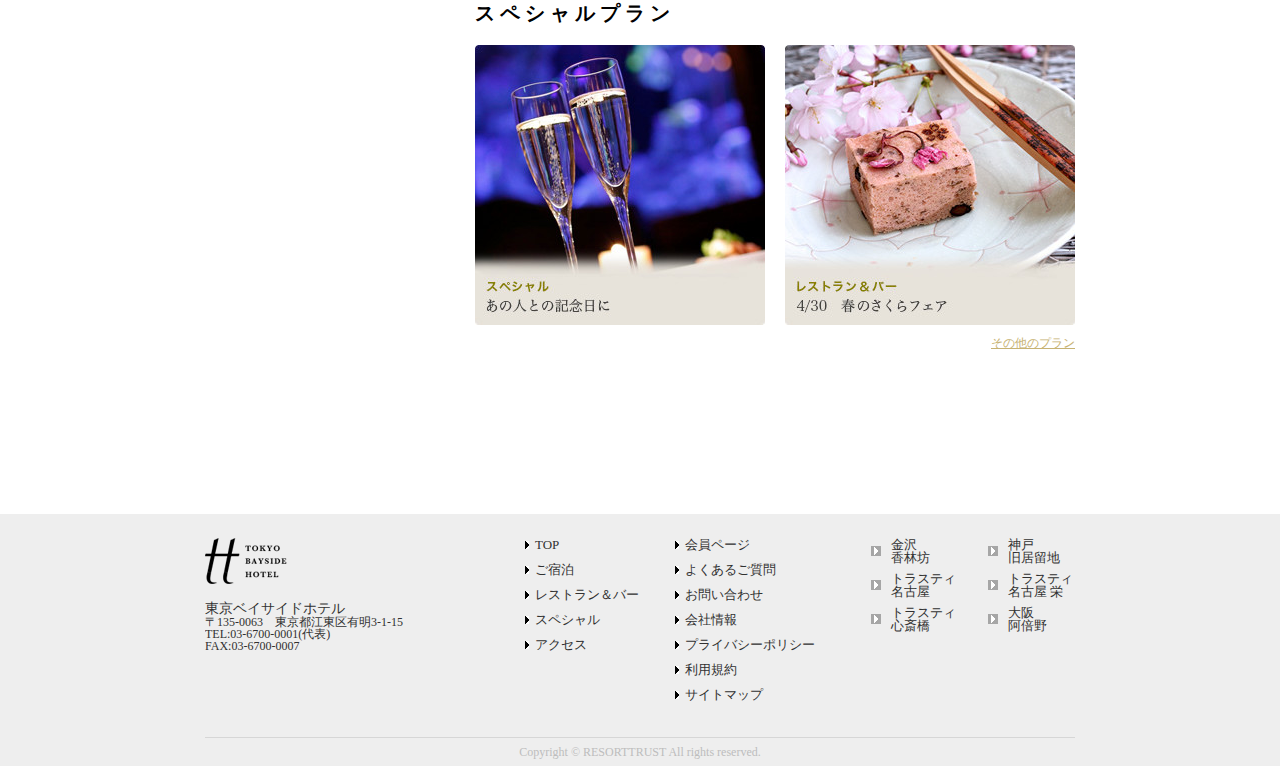
<file: tbh/stay.html>
<!DOCTYPE html>
<html lang="ja">
<head>
	<title>hotel web 谷端</title>
	<meta charset="UTF-8">
	<link rel="stylesheet" href="css/reset.css">
	<link rel="stylesheet" href="css/stay.css">
</head>
<body>

	<div class="header_wrapper">
		<header>
			<div class="inner">
				<h1>
				<a href="index.html"><img src="img/logo.png" alt="tokyo bayside hotel"></a>
				</h1>

				<div class="navigation">
					<ul class="subnav">
						<li><a href="#">お問い合わせ</a></li>
						<li>
							<select name="language" id="language">
								<option value="en">English</option>
								<option value="ch">中文(簡体字)</option>
								<option value="ch">中文(繁体字)</option>
								<option value="co">한국어</option>
							</select>
						</li>
					</ul><!-- subnav -->

					<nav>
						<ul>
							<li><a href="stay.html"><img src="img/stay.png" alt="stay"></a></li>
							<li><a href="#"><img src="img/restaurant.png" alt="restaurant"></a></li>
							<li><a href="#"><img src="img/special.png" alt="special"></a></li>
							<li><a href="#"><img src="img/access.png" alt="access"></a></li>
						</ul><!-- nav -->
					</nav>
				</div>
			</div><!-- inner -->
			</header>

	<!-- ↓部屋内容 -->
	<div class="roomtype">
		<div class="mainVisual">
			<img src="img/roomVisual.jpg" alt="部屋写真">
		</div><!-- roomVisual -->

		<ul class="subVisual">
			<li><img src="img/roomVisual01.jpg" alt="ベッド"></li>
			<li><img src="img/roomVisual02.jpg" alt="リビングルーム"></li>
			<li><img src="img/roomVisual03.jpg" alt="バスルーム"></li>
		</ul>

		<section  class="roomtype_title">
			<h3>Suite room</h3>
			<p>日常を忘れさせる洗練された空間。都心の隠れ家として、寛ぎのひとときをお過ごしください。</p>
		</section><!-- title -->
	</div><!-- roomtype -->
</div><!-- header_wrapper -->




<div class="wrapper">
	<div class=" left_column">
			<div class="form">
				<form action="reserve.php">
					<ul>
						<li class="month">
						<dl>
							<dt>ご宿泊日</dt>
							<dd>
								<select name="ym" id="ym">
									<option value="201504">2015年4月</option>
									<option value="201505">2015年5月</option>
									<option value="201506">2015年6月</option>
								</select>
							</dd>
						</dl>
						</li>
						<li class="days">
						<dl>
							<dt>　<!-- 日にち --></dt>
							<dd>
								<select name="yd" id="yd">
									<option value="20">20日</option>
									<option value="21">21日</option>
									<option value="22">22日</option>
									<option value="23">23日</option>
									<option value="24">24日</option>
									<option value="25">25日</option>
								</select>
							</dd>
						</dl>
						</li>
						<li class="stays">
							<dl>
								<dt>日数</dt>
								<dd>
									<select name="stays" id="stays">
										<option value="1">1泊</option>
										<option value="2">2泊</option>
										<option value="3">3泊</option>
										<option value="4">4泊</option>
										<option value="5">5泊</option>
									</select>
								</dd>
							</dl>
						</li>
						<li class="rooms">
							<dl>
								<dt>部屋数</dt>
								<dd>
									<select name="rooms" id="rooms">
										<option value="1">1室</option>
										<option value="2">2室</option>
										<option value="3">3室</option>
										<option value="4">4室</option>
										<option value="5">5室</option>
									</select>
								</dd>
							</dl>
						</li>
						<li class="persons">
							<dl>
								<dt>人数</dt>
								<dd>
									<select name="persons" id="persons">
										<option value="1">1人</option>
										<option value="2">2人</option>
										<option value="3">3人</option>
										<option value="4">4人</option>
										<option value="5">5人</option>
									</select>
								</dd>
							</dl>
						</li>
					</ul>

				<dl>
					<dt>検索タイプ</dt>
						<dd><input type="radio" name="room" value="type" checked="checked">部屋タイプ別</dd>
						<dd><input type="radio" name="room" value="plan">宿泊プラン別</dd>
					</dl>

							<a href="#"><img src="img/reservebtn.png" alt="btn"></a>
						</form>
					</div><!-- form -->

				<div class="side_link">
						<ul>
							<li class="type_link"><a href="#">プラン一覧</a></li>
							<li class="type_link"><a href="#">客室紹介</a></li>
							<li class="room_link"><a href="#">シングルルーム</a></li>
							<li class="room_link"><a href="#">ダブルルーム</a></li>
							<li class="room_link"><a href="#">ツインルーム</a></li>
							<li class="room_link"><a href="stay.html">スイートルーム</a></li>
							<li class="type_link"><a href="#">プラン紹介</a></li>
							<li class="type_link"><a href="#">お問い合わせ</a></li>
					</ul>
				</div><!-- link -->
			</div><!-- stay -->




	<div class="contents">
		<div class="roominfo01">
		<div class="table">
			<table>
				<tr>
					<th>チェックイン</th>
					<td>15:00</td>
				</tr>
				<tr>
					<th>チェックアウト</th>
					<td>11:00</td>
				</tr>
				<tr>
					<th>客室基本料</th>
					<td>￥〜57,800(税込)
							早着料金
							13:00〜 室料30％<br>
							11:00〜 室料50％<br>
							〜11:00 室料100％<br>
							延滞料金<br>
							〜13:00 室料30％<br>
							〜15:00 室料50％<br>
							15:00〜 室料100％<br>
					</td>
				</tr>
			</table>
		</div>
		<p>※表示料金は基本料金となります。<br>
		ホテルが指定する特定日には料金を変更させていただく場合がございますので、ご予約の際にご確認ください。</p>
	</div>
		<!-- 客室基本事項-->

		<div class="sketch">
			<p>見取り図</p>
			<img src="img/sketch.jpg" alt="見取り図">
			<a href="#">[PDF 16KB]</a>
		</div>


<div class="roominfo02">
	<div class="table">
		<table>
			<tr>
				<th>広さ</th>
				<td>54㎡</td>
			</tr>
			<tr>
				<th>ベッド</th>
				<td>1200×2cm</td>
			</tr>
			<tr>
				<th>サービス</th>
				<td>ランドリー<br>
						・午前10時までの集荷→当日夕刻のお渡し<br>
						・午前10時意向の集荷→翌日昼のお渡し<br>
		<br>
						マッサージ<br>
						・午後7時〜午前2時まで受付<br>
		<br>
						インターネット<br>
						・高速インターネット回線を全客室に完備。<br>
		<br>
						ビデオ・オン・デマンド<br>
						お好きな時間に各種ビデオをはじめ、最新ムービーまでお楽しみいただける映像システムです。<br>
						・プリペイドカード：1000円
				</td>
			</tr>
			<tr>
				<th>標準客室設備</th>
				<td>シャワートイレ／ユニットバス内電話／冷蔵庫／イオンドライヤー／ズボンプレッサー／高速インターネット通信回線（無料）／ビデオ・オン・デマンド（有料）／液晶テレビ／各フロアにベンダーコーナーが設置されています。</td>
			</tr>
		<tr>
			<th>アメニティ</th>
			<td>バスタオル／フェイスタオル／ハンドタオル／シャンプー／コンディショナー／ボディソープ／フェイスソープ／綿棒／シェーバー／歯ブラシ／ヘアブラシ／スリッパ／浴衣／バスローブ／入浴剤</td>
		</tr>
		</table>
	</div>
</div>
		<!-- 客室設備 -->

		<div class="reserve_btn">
			<a href="#"><img src="img/btn.png" alt="宿泊予約"></a>
		</div>
		<!-- 予約ボタン --><br>


				<section class="plan">
					<h2>スペシャルプラン</h2>
					<ul>
						<li><a href="#"><img src="img/plan01.jpg" alt="special"></a></li>
						<li><a href="#"><img src="img/plan02.jpg" alt="fair"></a></li>
					</ul>
					<p class="contents_link"><a href="#">その他のプラン</a></p>
				</section><!-- special -->
		</div><!-- contents -->
</div><!-- wrapper -->



	<footer>
		<div class="foot-inner">
			<div class="infomation">
				<h1>
					<a href="index.html"><img src="img/footer_logo.png" alt="tokyobaysidehotel"></a>
				</h1>
				<p class="title">東京ベイサイドホテル<p>
				<p>〒135-0063　東京都江東区有明3-1-15<br>
				TEL:03-6700-0001(代表)<br>
				FAX:03-6700-0007</p>
			</div>

		<div class="footer-nav">
			<ul class="footer-gnav">
				<li><a href="#">TOP</a></li>
				<li><a href="#">ご宿泊</a></li>
				<li><a href="#">レストラン＆バー</a></li>
				<li><a href="#">スペシャル</a></li>
				<li><a href="#">アクセス</a></li>
			</ul>
			<ul class="footer-subnav">
				<li><a href="#">会員ページ</a></li>
				<li><a href="#">よくあるご質問</a></li>
				<li><a href="#">お問い合わせ</a></li>
				<li><a href="#">会社情報</a></li>
				<li><a href="#">プライバシーポリシー</a></li>
				<li><a href="#">利用規約</a></li>
				<li><a href="#">サイトマップ</a></li>
			</ul>
		</div>

		<div class="other-link">
			<ul class="link-first">
				<li><a href="#">金沢<br>香林坊</a></li>
				<li><a href="#">トラスティ<br>名古屋</a></li>
				<li><a href="#">トラスティ<br>心斎橋</a></li>
			</ul>
			<ul class="link-last">
				<li><a href="#">神戸<br>旧居留地</a></li>
				<li><a href="#">トラスティ<br>名古屋 栄</a></li>
				<li><a href="#">大阪<br>阿倍野</a></li>
			</ul>
		</div>


		<p class="copyright"><small>Copyright &copy; RESORTTRUST All rights reserved.</small></p>

		</div><!-- foot-inner -->
	</footer>




</body>
</html>
</file>
<file: tbh/css/index.css>
h2{
	font-size: 20px;
	font-family: "ヒラギノ明朝 ProN W6","HiraMinProN-W6";
	letter-spacing: 5px;
	border-top: 1px solid #b6b4b5;
	padding-top: 13px;
	margin-bottom: 22px;
}


/* ！！！！！　ヘッダー　！！！！！ */
.header_wrapper{
	height: 603px;
	margin-bottom: 22px;
}

.inner{
	width: 870px;
	margin: 0 auto;
	overflow:hidden;
}

header{
	width: 100%;
	height: 180px;
	background-color: #822323;
	position: relative;
	margin-bottom: 424px;
}

header h1/* logo */{
	margin-top: 30px;
	float: left;
	width: 124px;
}

header .subnav/* 機能ナビ */{
	margin-top: 20px;
	width: 180px;
	overflow:hidden;
	float: right;
}

.subnav select{
	height: 20px;
	background-color: #c7b272;
	border: none;
}

.navigation/* gnav&subnav */{
	float: right;
	width: 720px;
}

.subnav li:first-child/* お問い合わせ */{
	font-size:12px;
	float:left;
	line-height: 1.6;
	font-family: "ヒラギノ明朝 Pro W6","Hiragino Mincho Pro";

}

.subnav li:last-child/* language */{
	float:right;
}

.subnav li a:link,
.subnav li a:visited{
	color: #c7b272;
	text-decoration: none;
	display:block;
}

nav{
	clear:right;
}


nav ul{
	overflow:hidden;

}

nav ul li{
	float:left;
	margin-top: 18px;
}

nav ul li a{
	height: 180px;
	text-decoration:none;
}



.mainvisual{
	position:absolute;
	top:124px;
	left:50%;
	margin-left: -475px;
	width: 950px;
	height: 480px;
}


/* ！！！！！　コンテンツ　！！！！！ */
.wrapper{
	width: 870px;
	overflow: hidden;
	margin: 16px auto;
}


.form
/* 予約フォーム */{
width: 170px;
border: 1px solid #b2b2b2;
border-radius:4px;
padding: 24px 30px;

font-size: 12px;
font-family: "ヒラギノ角ゴ ProN W3","HiraKakuProN-W3";
float: left;
}

.form select{
	height: 20px;
	background-color: #fff;
}

.form  input{
	background-color: #fff;
}

.form dl{
	margin: 0 auto 10px;
}

.form ul{
	margin: 0 auto;
	overflow: hidden;
}

.form dt{
	margin: 0 0 6px;
}

.form a img{
	display: block;
	margin:0 auto;
}

.month{
	width: 90px;
	display:inline;
	float: left;
	margin-right: 10px;
}

.days{
	width: 50px;
	display: inline;
}

.stays{
	width: 50px;
	display:inline;
	float: left;
	margin-right: 10px;
}

.rooms{
	width: 50px;
	display:inline;
}

.persons{
	width: 50px;
	clear: left;
}


.contents
/* プラん*/{
	width: 600px;
	float: right;
}

.contents_link{
	text-align: right;
	font-size: 12px;
	margin-bottom: 45px;
	display:block;
	padding-top: 12px;
}

.contents_link a:link,
.contents_link a:visited{
	color: #c7b272;
	text-decoration: underline;
}

.plan ul{
	height: 280px;
}

.plan ul li{
	float: left;
	margin-right: 20px;
}

.plan ul li:last-child{
	margin-right: 0;
}

.news{
	font-size:14px;
}

.news dl{
	overflow: hidden;
}

.news dt{
	background-color: #e7e2da;
	width: 96px;
	float:left;
	text-align: center;
	padding:5px;
	margin-bottom: 12px;
}

.news dd{
	width: 474px;
	float:right;
	padding:5px;
	margin-bottom: 12px;
}



/* ！！！！！　フッター　！！！！！ */
footer{
	width: 100%;
	background-color: #eee;
	color: #313131;
}

footer a{
	color: #313131;
	text-decoration: none;
	display:block;
}

.foot-inner{
	width: 870px;
	margin: 0 auto;
	overflow: hidden;
	padding: 24px 0 0;
}

.infomation{
	width:240px;
	float:left;
	font-size: 12px;
	}


.title{
	font-size: 14px;
	margin-top: 16px;
}

.footer-nav{
	width: 300px;
	float: left;
	margin-left: 80px;
	font-size: 13px;
	overflow: hidden;
	margin-bottom: 24px;
}

.footer-nav a{
	background-image: url(../img/arrow.png);
	background-repeat: no-repeat;
	background-position: left center;
	padding-left: 10px;
	margin-bottom: 12px;
}

.footer-gnav{
	width: 120px;
	float:left;
}

.footer-subnav{
	width: 150px;
	float:right;
}

.other-link{
	width: 204px;
	float: right;

	font-size: 13px;
	font-family: "ヒラギノ明朝 Pro W6","HiraMinPro-W6";
	color: #313131;
}

.link-first{
	width: 87px;
	float:left;
}

.link-last{
	width: 87px;
	float:right;
	margin-left: 5px;
}

.other-link a{
	background-image: url(../img/link_icn.png);
	background-repeat: no-repeat;
	background-position: left center;
	padding-left: 20px;
	margin-bottom: 8px;
}

.copyright{
	color: #bdbdbd;
	font-size:12px;
	text-align: center;
	clear:both;
	border-top: 1px solid #d6d6d6;
	padding: 8px 0;
}
</file>
<file: ca_site/html/css/index.css>
.wrapper{
	width: 1170px;
	margin-top: 0px;
	margin-left: auto;
	margin-right: auto;
}

header{
	overflow:hidden;
	width: 100%;
	margin: 0 auto;
	position: relative;
}

.inner{
	width: 980px;
	margin: 48px auto;
}

h1/* logo */{
position: absolute;
width: 129px;
height: 96px;
left:50%;
top:0;
margin-left: -65px;
}

.subnav/* 言語と検索バー */{
	width: 260px;
	float: right;
	overflow: hidden;
}

.subnav li a:link,
.subnav li a:visited{
	color: #aaa;
	text-decoration: none;
	display:block;
}

.subnav li a:hover{
	color: #000;
	text-decoration: none;
	display:block;
}

.subnav ul{
	width: 51px;
	float: left;
	margin-top: 6px;
}

.subnav ul li{
	font-size: 14px;
	font-weight: bold;
	font-family: "Myriad Pro";
	float: left;
}

.subnav ul li:first-child{
	margin-right: 7px;
	padding-right: 7px;
	border-right: 2px solid #aaa;
}

.searchform/* 検索バー */{
	overflow: hidden;
	width: 190px;
	float: right;
}

.keywords{
	width: 162px;
	height: 24px;
	border-radius: 4px 0px 0px 4px;
	background: #eee;
	border: none;
	color: #000;
	float:left;
	padding: 0;
}

#search01{
	top: 0;
	left: 162px;
	float:right;
}

/* ↓グローバルナビ */
nav{
	width: 100%;
	clear:right;
	border-bottom: 4px solid #e5e5e5;
}

nav ul{
	width: 980px;
	margin-left: auto;
	margin-right: auto;
	overflow:hidden;
}

nav ul li{
	float:left;
	margin-top: 18px;
}

nav ul li a{
	height: 180px;
	text-decoration:none;
}
/* ↑グローバルナビ */

/* ↓○○したい！ */
.want{
	clear:right;
	background-image: url(../img/town.png);
	width: 1170px;
	height: 534px;
}

.want ul{
	width: 980px;
	margin-left: auto;
	margin-right: auto;
	overflow:hidden;
}

.want ul li{
	float:left;
	margin-right: 23px;
}

.want ul li:last-child{
	margin-right: 0px;
}

.want ul li a{
	height: 300px;
	text-decoration:none;
}

a:link.want_title{
  display:block;
  width:1170px;
  height:234px;
  background-image:url(../img/want_title.png);
  text-indent:-10000px;
  list-style:none;
}
a:hover.want_title{
  display:block;
  width:1170px;
  height:234px;
  background-image:url(../img/want_title_on.png);
  text-indent:-10000px;
  list-style:none;
}

a:link.want1{
  display:block;
  width:120px;
  height:300px;
  background-image:url(../img/want_awa.png);
  text-indent:-10000px;
  list-style:none;
}
a:hover.want1{
  display:block;
  width:120px;
  height:300px;
  background-image:url(../img/want_awa_on.png);
  text-indent:-10000px;
  list-style:none;
}

a:link.want2{
  display:block;
  width:120px;
  height:300px;
  background-image:url(../img/want_detox.png);
  text-indent:-10000px;
  list-style:none;
}
a:hover.want2{
  display:block;
  width:120px;
  height:300px;
  background-image:url(../img/want_detox_on.png);
  text-indent:-10000px;
  list-style:none;
}

a:link.want3{
  display:block;
  width:120px;
  height:300px;
  background-image:url(../img/want_littlenoah.png);
  text-indent:-10000px;
  list-style:none;
}
a:hover.want3{
  display:block;
  width:120px;
  height:300px;
  background-image:url(../img/want_littlenoah_on.png);
  text-indent:-10000px;
  list-style:none;
}

a:link.want4{
  display:block;
  width:120px;
  height:300px;
  background-image:url(../img/want_pet.png);
  text-indent:-10000px;
  list-style:none;
}
a:hover.want4{
  display:block;
  width:120px;
  height:300px;
  background-image:url(../img/want_pet_on.png);
  text-indent:-10000px;
  list-style:none;
}

a:link.want5{
  display:block;
  width:120px;
  height:300px;
  background-image:url(../img/want_spot.png);
  text-indent:-10000px;
  list-style:none;
}
a:hover.want5{
  display:block;
  width:120px;
  height:300px;
  background-image:url(../img/want_spot_on.png);
  text-indent:-10000px;
  list-style:none;
}

a:link.want6{
  display:block;
  width:120px;
  height:300px;
  background-image:url(../img/want_school.png);
  text-indent:-10000px;
  list-style:none;
}
a:hover.want6{
  display:block;
  width:120px;
  height:300px;
  background-image:url(../img/want_school_on.png);
  text-indent:-10000px;
  list-style:none;
}

a:link.want7{
  display:block;
  width:120px;
  height:300px;
  background-image:url(../img/want_gf.png);
  text-indent:-10000px;
  list-style:none;
}
a:hover.want7{
  display:block;
  width:120px;
  height:300px;
  background-image:url(../img/want_gf_on.png);
  text-indent:-10000px;
  list-style:none;
}
/* ↓○○したい！ */

/* ↓オススメとニュース */
.contents_wrapper{
	width: 980px;
	margin: 0 auto;
}

.more_btn{
	width: 240px;
	text-align: center;
	margin: 32px auto;
}


/* オススメ */
.pickup{
	text-align: center;
}

.pickup h2,.news h2{
	width: 980px;
	font-size: 24px;
	font-family: "myriad pro";
	letter-spacing: 5px;
	padding-top: 32px;
	margin-bottom: 24px;
	text-align: left;
}

.pickup a img{
	margin: 0 auto;
}

.link{
	clear:right;
}

.link ul{
	width: 980px;
	margin-left: auto;
	margin-right: auto;
	overflow:hidden;
}

.link ul li{
	float:left;
	margin-right: 16px;
}

.link ul li:last-child{
	margin-right: 0px;
}

.link ul li a{
	height: 180px;
	text-decoration:none;
}

a:link.link1{
  display:block;
  width:150px;
  height:150px;
  background-image:url(../img/spotlight.png);
  text-indent:-10000px;
  list-style:none;
}
a:hover.link1{
  display:block;
  width:150px;
  height:150px;
  background-image:url(../img/spotlight_on.png);
  text-indent:-10000px;
  list-style:none;
}

a:link.link2{
  display:block;
  width:150px;
  height:150px;
  background-image:url(../img/school.png);
  text-indent:-10000px;
  list-style:none;
}
a:hover.link2{
  display:block;
  width:150px;
  height:150px;
  background-image:url(../img/school_on.png);
  text-indent:-10000px;
  list-style:none;
}

a:link.link3{
  display:block;
  width:150px;
  height:150px;
  background-image:url(../img/755.png);
  text-indent:-10000px;
  list-style:none;
}
a:hover.link3{
  display:block;
  width:150px;
  height:150px;
  background-image:url(../img/755_on.png);
  text-indent:-10000px;
  list-style:none;
}

a:link.link4{
  display:block;
  width:150px;
  height:150px;
  background-image:url(../img/bf.png);
  text-indent:-10000px;
  list-style:none;
}
a:hover.link4{
  display:block;
  width:150px;
  height:150px;
  background-image:url(../img/BF_on.png);
  text-indent:-10000px;
  list-style:none;
}

a:link.link5{
  display:block;
  width:150px;
  height:150px;
  background-image:url(../img/awa.png);
  text-indent:-10000px;
  list-style:none;
}
a:hover.link5{
  display:block;
  width:150px;
  height:150px;
  background-image:url(../img/awa_on.png);
  text-indent:-10000px;
  list-style:none;
}

a:link.link6{
  display:block;
  width:150px;
  height:150px;
  background-image:url(../img/pricone.png);
  text-indent:-10000px;
  list-style:none;
}
a:hover.link6{
  display:block;
  width:150px;
  height:150px;
  background-image:url(../img/pricime_on.png);
  text-indent:-10000px;
  list-style:none;
}

hr{
	margin: 0;
}

/* ニュース */
.news{
	width: 980px;
	font-size:14px;
	line-height:22px;
	font-family: "ヒラギノ角ゴ Pro W3","Hiragino Kaku Gothic Pro";
	overflow: hidden;
}

.news li a:link,
.news li a:visited{
	color: #535353;
	text-decoration: none;
	display:block;
}

.news li a:hover{
	color: #4dab25;
	text-decoration: none;
	display:block;
}

.news ul{
	overflow: hidden;
}

.news ul li{
	margin-bottom: 32px;
}

.news_left{
	width: 475px;
	float: left;
}

.news_right{
	width: 475px;
	float: right;
}

.newsimg{
	width: 80px;
	float: left;
	margin-right: 15px;
}

.newstext{
	width: 380px;
	float: right;
	text-align: left;
}

.date{
	text-align: right;
}

.news .more_btn{
  text-align: center;
}
/* ↑オススメとニュース */

/* ↓フッター */
footer{
	width: 100%;
	height: 100px;
	background-color: #4c4c4c;
	color: #fff;
	font-size: 13px;
	font-family:"ヒラギノ角ゴ Pro W3","Hiragino Kaku Gothic Pro";
	clear:left;
}

.footerinner{
	width: 980px;
	margin: 0 auto;
}

.footer_nav{
	width: 732px;
	float:left;
}

footer a{
	color: #fff;
	text-decoration: none;
	display:block;
}

footer ul li{
	float:left;
	margin: 18px 28px 18px 0px;
	}

footer ul li a{
	text-decoration:none;
}

.copyright{
	color: #fff;
	font-size:11px;
	text-align: left;
	clear:both;
	border-top: 1px solid #d6d6d6;
	padding-top: 18px;
}

.footer-logo {
	float: right;
	width: 183px;
	margin-top: 32px;
}
</file>
<file: tbh/css/stay.css>
h2{
	font-size: 20px;
	font-family: "ヒラギノ明朝 ProN W6","HiraMinProN-W6";
	letter-spacing: 5px;
	border-top: 1px solid #b6b4b5;
	padding-top: 13px;
	margin-bottom: 22px;
}

.roomtype_title{
	background: url(../img/roomtype_line.png);
	background-repeat: no-repeat;
	background-position: left;
	padding: 0 25px;
}

 h3{
	font-size: 36px;
	font-family: Times;
	letter-spacing: 5px;
}

.roomtype_title p{
	color: #b74444;
	font-size: 15px;
	font-family: "ヒラギノ明朝 Pro W3","HiraMinPro-W3";
}


/* ！！！！！　ヘッダー　！！！！！ */
.header_wrapper{
	height: 520px;
	margin-bottom: 22px;
}

.inner{
	width: 870px;
	margin: 0 auto;
	overflow:hidden;
}

header{
	width: 100%;
	height: 180px;
	background-color: #822323;
}

header h1/* logo */{
	margin-top: 30px;
	float: left;
	width: 124px;
}

header .subnav/* 機能ナビ */{
	margin-top: 20px;
	width: 180px;
	overflow:hidden;
	float: right;
}

.subnav select{
	height: 20px;
	background-color: #c7b272;
	border: none;
}

.navigation/* gnav&subnav */{
	float: right;
	width: 720px;
}

.subnav li:first-child/* お問い合わせ */{
	font-size:12px;
	float:left;
	line-height: 1.6;
	font-family: "ヒラギノ明朝 Pro W6","Hiragino Mincho Pro";

}

.subnav li:last-child/* language */{
	float:right;
}

.subnav li a:link,
.subnav li a:visited{
	color: #c7b272;
	text-decoration: none;
	display:block;
}

nav{
	clear:right;
}


nav ul{
	overflow:hidden;

}

nav ul li{
	float:left;
	margin-top: 18px;
}

nav ul li a{
	height: 180px;
	text-decoration:none;
}

.roomtype{
	width: 950px;
	margin: -58px auto 22px;
	position: relative;
	overflow: hidden;
}

.mainVisual{
	float: left;
	width: 700px;
}

.subVisual{
	float: right;
	width: 234px;
}

.subVisual li{
	padding-bottom: 10px;
}

.roomtype_title{
	clear: both;
	margin-bottom: 60px;
}


/* ！！！！！　コンテンツ　！！！！！ */
.wrapper{
	width: 870px;
	overflow: hidden;
	margin: 120px auto;
}

.left_column{
	width: 230px;
	float: left;
}

.form
/* 予約フォーム */{
	border: 1px solid #b2b2b2;
	border-radius:4px;
	padding: 24px 30px;

	font-size: 12px;
	font-family: "ヒラギノ角ゴ ProN W3","HiraKakuProN-W3";
}

.form select{
	height: 20px;
	background-color: #fff;
}

.form input{
	background-color: #fff;
}

.form dl{
	margin: 0 auto 10px;
}

.form ul{
	margin: 0 auto;
	overflow: hidden;
}

.form dt{
	margin: 0 0 6px;
}

.form a img{
	display: block;
	margin:0 auto;
}

.month{
	width: 90px;
	display:inline;
	float: left;
	margin-right: 10px;
}

.days{
	width: 50px;
	display: inline;
}

.stays{
	width: 50px;
	display:inline;
	float: left;
	margin-right: 10px;
}

.rooms{
	width: 50px;
	display:inline;
}

.persons{
	width: 50px;
	clear: left;
}


.side_link
/* 部屋・タイプ別リンク */{
	width: 170px;
	margin: 22px 0;
	border: 1px solid #b2b2b2;
	border-radius:4px;
	padding: 0 30px 24px 30px;

	font-size: 12px;
	font-family: "ヒラギノ角ゴ ProN W3","HiraKakuProN-W3";
}

.side_link a:link{
	color: #000;
	text-decoration: none;
}

.side_link a:visited,
.side_link a:hover{
	color: #8f8f8f;
}


.type_link{
	background: url(../img/roomtype_icn.png);
	background-repeat: no-repeat;
	background-position: left center;
	padding-left: 20px;
	margin-top: 28px;
}

.room_link{
	background: url(../img/roomtype_arrow.png);
	background-repeat: no-repeat;
	background-position: left center;
	padding-left: 14px;
	margin: 18px auto 18px 10px;
}



.contents
/* 部屋情報＆プラン */{
	width: 600px;
	float:right;
	font-size: 13px;
	font-family: "ヒラギノ角ゴ Pro W3","HiraKakuPro-W3";
}

.table th{
	width: 100px;
	background-color: #f0e8e2;
	text-align: left;
	padding: 20px	20px 0 20px;
}


.roominfo01{
	width: 310px;
	float: left;
}

.sketch{
	margin-left: 10px;
}

.roominfo02{
	width: 570px;
}

.contents_link{
	text-align: right;
	font-size: 12px;
	margin-bottom: 45px;
	display:block;
	padding-top: 12px;
}

.contents_link a:link,
.contents_link a:visited{
	color: #c7b272;
	text-decoration: underline;
}

.plan ul{
	height: 280px;
}

.plan ul li{
	float: left;
	margin-right: 20px;
}

.plan ul li:last-child{
	margin-right: 0;
}

.reserve_btn{
	text-align: center;
	margin: 52px auto;
}



/* ！！！！！　フッター　！！！！！ */
footer{
	width: 100%;
	background-color: #eee;
	color: #313131;
}

footer a{
	color: #313131;
	text-decoration: none;
	display:block;
}

.foot-inner{
	width: 870px;
	margin: 0 auto;
	overflow: hidden;
	padding: 24px 0 0;
}

.infomation{
	width:240px;
	float:left;
	font-size: 12px;
	}


.title{
	font-size: 14px;
	margin-top: 16px;
}

.footer-nav{
	width: 300px;
	float: left;
	margin-left: 80px;
	font-size: 13px;
	overflow: hidden;
	margin-bottom: 24px;
}

.footer-nav a{
	background-image: url(../img/arrow.png);
	background-repeat: no-repeat;
	background-position: left center;
	padding-left: 10px;
	margin-bottom: 12px;
}

.footer-gnav{
	width: 120px;
	float:left;
}

.footer-subnav{
	width: 150px;
	float:right;
}

.other-link{
	width: 204px;
	float: right;

	font-size: 13px;
	font-family: "ヒラギノ明朝 Pro W6","HiraMinPro-W6";
	color: #313131;
}

.link-first{
	width: 87px;
	float:left;
}

.link-last{
	width: 87px;
	float:right;
	margin-left: 5px;
}

.other-link a{
	background-image: url(../img/link_icn.png);
	background-repeat: no-repeat;
	background-position: left center;
	padding-left: 20px;
	margin-bottom: 8px;
}

.copyright{
	color: #bdbdbd;
	font-size:12px;
	text-align: center;
	clear:both;
	border-top: 1px solid #d6d6d6;
	padding: 8px 0;
}
</file>
